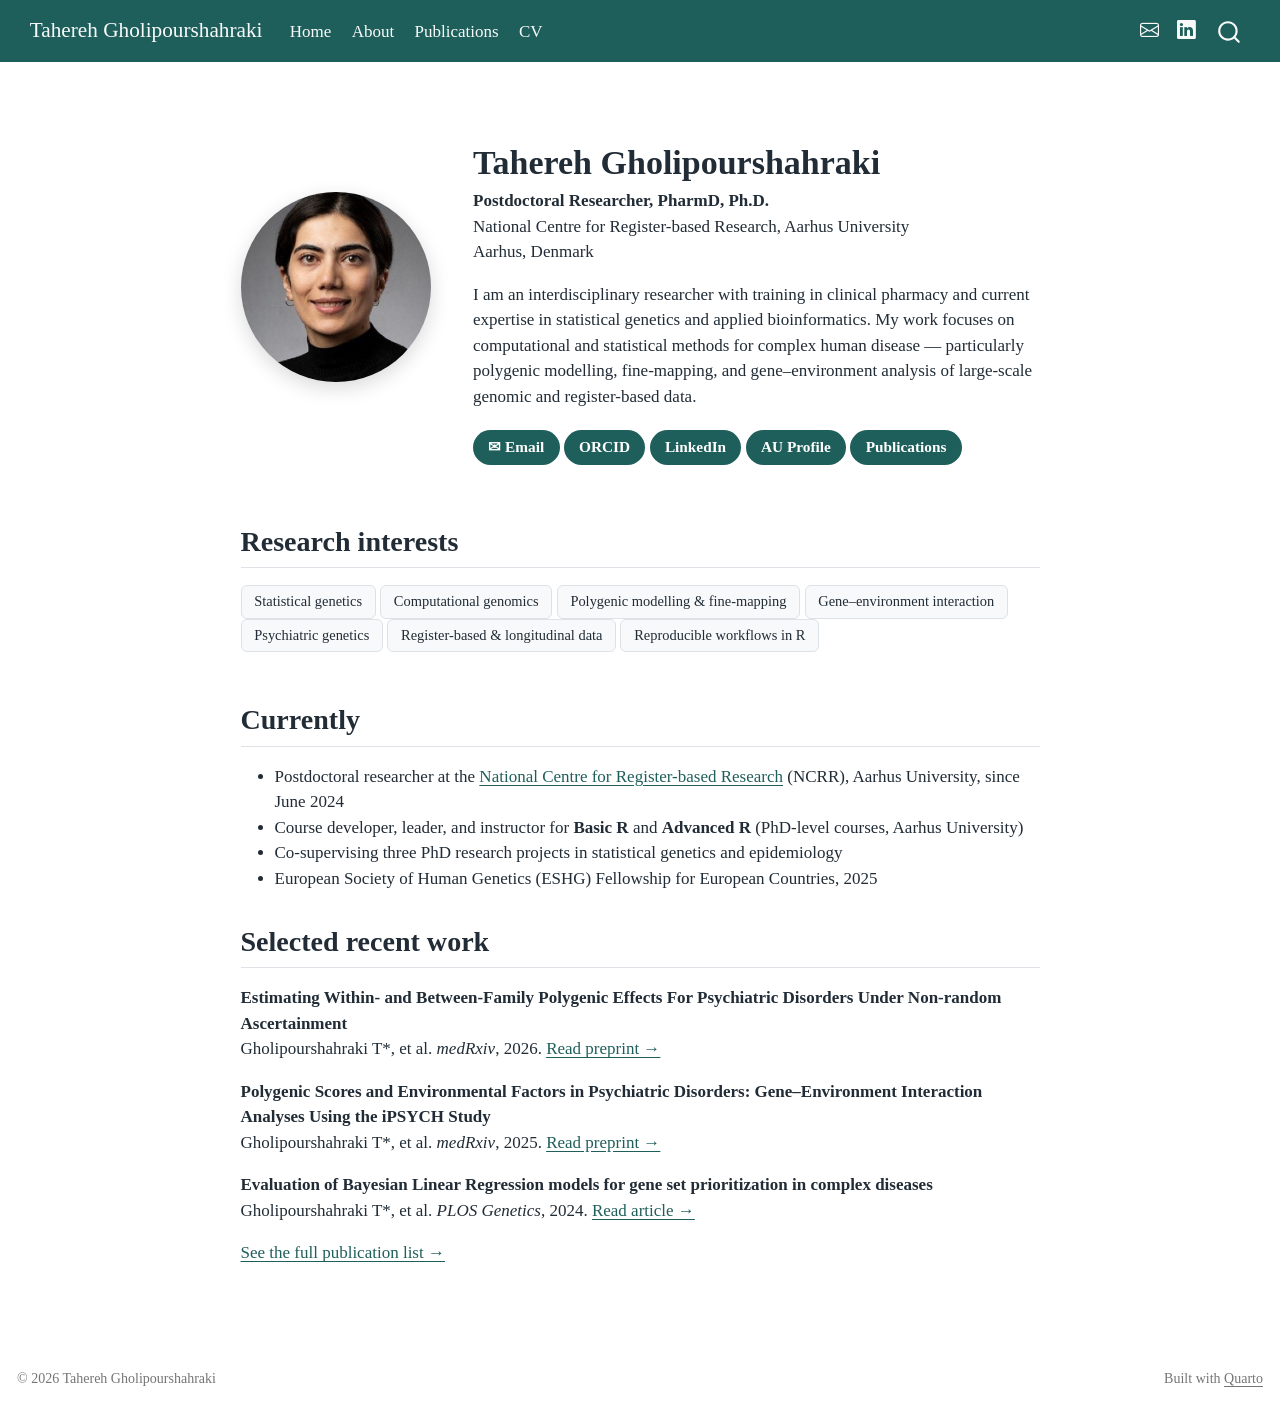
<file: index.html>
<!DOCTYPE html>
<html xmlns="http://www.w3.org/1999/xhtml" lang="en" xml:lang="en"><head>

<meta charset="utf-8">
<meta name="generator" content="quarto-1.9.32">

<meta name="viewport" content="width=device-width, initial-scale=1.0, user-scalable=yes">


<title>Tahereh Gholipourshahraki — Postdoctoral Researcher – Tahereh Gholipourshahraki</title>
<style>
/* Default styles provided by pandoc.
** See https://pandoc.org/MANUAL.html#variables-for-html for config info.
*/
code{white-space: pre-wrap;}
span.smallcaps{font-variant: small-caps;}
div.columns{display: flex; gap: min(4vw, 1.5em);}
div.column{flex: auto; overflow-x: auto;}
div.hanging-indent{margin-left: 1.5em; text-indent: -1.5em;}
ul.task-list{list-style: none;}
ul.task-list li input[type="checkbox"] {
  width: 0.8em;
  margin: 0 0.8em 0.2em -1em; /* quarto-specific, see https://github.com/quarto-dev/quarto-cli/issues/4556 */ 
  vertical-align: middle;
}
</style>


<script src="site_libs/quarto-nav/quarto-nav.js"></script>
<script src="site_libs/quarto-nav/headroom.min.js"></script>
<script src="site_libs/clipboard/clipboard.min.js"></script>
<script src="site_libs/quarto-search/autocomplete.umd.js"></script>
<script src="site_libs/quarto-search/fuse.min.js"></script>
<script src="site_libs/quarto-search/quarto-search.js"></script>
<meta name="quarto:offset" content="./">
<script src="site_libs/quarto-html/quarto.js" type="module"></script>
<script src="site_libs/quarto-html/tabsets/tabsets.js" type="module"></script>
<script src="site_libs/quarto-html/popper.min.js"></script>
<script src="site_libs/quarto-html/tippy.umd.min.js"></script>
<script src="site_libs/quarto-html/anchor.min.js"></script>
<link href="site_libs/quarto-html/tippy.css" rel="stylesheet">
<link href="site_libs/quarto-html/quarto-syntax-highlighting-067f8ab80d092ae3595f7402c2c9b667.css" rel="stylesheet" class="quarto-color-scheme" id="quarto-text-highlighting-styles">
<link href="site_libs/quarto-html/quarto-syntax-highlighting-dark-ca1cb3032aa6b9181247695f27e2facc.css" rel="stylesheet" class="quarto-color-scheme quarto-color-alternate" id="quarto-text-highlighting-styles">
<link href="site_libs/quarto-html/quarto-syntax-highlighting-067f8ab80d092ae3595f7402c2c9b667.css" rel="stylesheet" class="quarto-color-scheme-extra" id="quarto-text-highlighting-styles">
<script src="site_libs/bootstrap/bootstrap.min.js"></script>
<link href="site_libs/bootstrap/bootstrap-icons.css" rel="stylesheet">
<link href="site_libs/bootstrap/bootstrap-13e12f484c16c1adc8fa2981fabf881d.min.css" rel="stylesheet" append-hash="true" class="quarto-color-scheme" id="quarto-bootstrap" data-mode="light">
<link href="site_libs/bootstrap/bootstrap-dark-53bca54f1a49d14bb4e6cb03a3f02308.min.css" rel="stylesheet" append-hash="true" class="quarto-color-scheme quarto-color-alternate" id="quarto-bootstrap" data-mode="light">
<link href="site_libs/bootstrap/bootstrap-13e12f484c16c1adc8fa2981fabf881d.min.css" rel="stylesheet" append-hash="true" class="quarto-color-scheme-extra" id="quarto-bootstrap" data-mode="light">
<script id="quarto-search-options" type="application/json">{
  "location": "navbar",
  "copy-button": false,
  "collapse-after": 3,
  "panel-placement": "end",
  "type": "overlay",
  "limit": 50,
  "keyboard-shortcut": [
    "f",
    "/",
    "s"
  ],
  "show-item-context": false,
  "language": {
    "search-no-results-text": "No results",
    "search-matching-documents-text": "matching documents",
    "search-copy-link-title": "Copy link to search",
    "search-hide-matches-text": "Hide additional matches",
    "search-more-match-text": "more match in this document",
    "search-more-matches-text": "more matches in this document",
    "search-clear-button-title": "Clear",
    "search-text-placeholder": "",
    "search-detached-cancel-button-title": "Cancel",
    "search-submit-button-title": "Submit",
    "search-label": "Search"
  }
}</script>
<style>html{ scroll-behavior: smooth; }</style>


<link rel="stylesheet" href="styles.css">
<meta property="og:title" content="Tahereh Gholipourshahraki — Postdoctoral Researcher">
<meta property="og:description" content="Postdoctoral researcher in statistical genetics and computational genomics at Aarhus University.">
<meta property="og:image" content="https://tahereh-gh.github.io/images/tahereh.jpg">
<meta property="og:site_name" content="Tahereh Gholipourshahraki">
<meta property="og:image:alt" content="Portrait of Tahereh Gholipourshahraki">
<meta name="twitter:title" content="Tahereh Gholipourshahraki — Postdoctoral Researcher">
<meta name="twitter:description" content="Postdoctoral researcher in statistical genetics and computational genomics at Aarhus University.">
<meta name="twitter:image" content="https://tahereh-gh.github.io/images/tahereh.jpg">
<meta name="twitter:image:alt" content="Portrait of Tahereh Gholipourshahraki">
<meta name="twitter:card" content="summary_large_image">
</head>

<body class="nav-fixed fullcontent quarto-light">

<div id="quarto-search-results"></div>
  <header id="quarto-header" class="headroom fixed-top">
    <nav class="navbar navbar-expand-lg " data-bs-theme="dark">
      <div class="navbar-container container-fluid">
      <div class="navbar-brand-container mx-auto">
    <a class="navbar-brand" href="./index.html">
    <span class="navbar-title">Tahereh Gholipourshahraki</span>
    </a>
  </div>
            <div id="quarto-search" class="" title="Search"></div>
          <button class="navbar-toggler" type="button" data-bs-toggle="collapse" data-bs-target="#navbarCollapse" aria-controls="navbarCollapse" role="menu" aria-expanded="false" aria-label="Toggle navigation" onclick="if (window.quartoToggleHeadroom) { window.quartoToggleHeadroom(); }">
  <span class="navbar-toggler-icon"></span>
</button>
          <div class="collapse navbar-collapse" id="navbarCollapse">
            <ul class="navbar-nav navbar-nav-scroll me-auto">
  <li class="nav-item">
    <a class="nav-link active" href="./index.html" aria-current="page"> 
<span class="menu-text">Home</span></a>
  </li>  
  <li class="nav-item">
    <a class="nav-link" href="./about.html"> 
<span class="menu-text">About</span></a>
  </li>  
  <li class="nav-item">
    <a class="nav-link" href="./publications.html"> 
<span class="menu-text">Publications</span></a>
  </li>  
  <li class="nav-item">
    <a class="nav-link" href="./cv.html"> 
<span class="menu-text">CV</span></a>
  </li>  
</ul>
            <ul class="navbar-nav navbar-nav-scroll ms-auto">
  <li class="nav-item compact">
    <a class="nav-link" href="mailto:tgh.ncrr@au.dk"> <i class="bi bi-envelope" role="img" aria-label="Email">
</i> 
<span class="menu-text"></span></a>
  </li>  
  <li class="nav-item compact">
    <a class="nav-link" href="https://www.linkedin.com/in/tahereh-gholipour-261675b9/"> <i class="bi bi-linkedin" role="img" aria-label="LinkedIn">
</i> 
<span class="menu-text"></span></a>
  </li>  
</ul>
          </div> <!-- /navcollapse -->
            <div class="quarto-navbar-tools">
</div>
      </div> <!-- /container-fluid -->
    </nav>
</header>
<!-- content -->
<div id="quarto-content" class="quarto-container page-columns page-rows-contents page-layout-article page-navbar">
<!-- sidebar -->
<!-- margin-sidebar -->
    
<!-- main -->
<main class="content" id="quarto-document-content"><header id="title-block-header" class="quarto-title-block"></header>




<div class="hero">
<div class="hero-photo">
<p><img src="images/tahereh.jpg" class="img-fluid" alt="Portrait of Tahereh Gholipourshahraki"></p>
</div>
<section id="tahereh-gholipourshahraki" class="level1 hero-text">
<h1>Tahereh Gholipourshahraki</h1>
<p><strong>Postdoctoral Researcher, PharmD, Ph.D.</strong><br>
National Centre for Register-based Research, Aarhus University<br>
Aarhus, Denmark</p>
<p>I am an interdisciplinary researcher with training in clinical pharmacy and current expertise in statistical genetics and applied bioinformatics. My work focuses on computational and statistical methods for complex human disease — particularly polygenic modelling, fine-mapping, and gene–environment analysis of large-scale genomic and register-based data.</p>
<div class="links-row">
<p><a class="link-pill" href="mailto:tgh.ncrr@au.dk">✉ Email</a> <a class="link-pill" href="https://orcid.org/0000-0003-0228-4177">ORCID</a> <a class="link-pill" href="https://www.linkedin.com/in/tahereh-gholipour-261675b9/">LinkedIn</a> <a class="link-pill" href="https://pure.au.dk/portal/en/persons/tgh.ncrr@au.dk">AU Profile</a> <a class="link-pill" href="./publications.html">Publications</a></p>
</div>
</section>
</div>
<section id="research-interests" class="level2">
<h2 class="anchored" data-anchor-id="research-interests">Research interests</h2>
<div class="tag-row">
<p><span class="tag">Statistical genetics</span> <span class="tag">Computational genomics</span> <span class="tag">Polygenic modelling &amp; fine-mapping</span> <span class="tag">Gene–environment interaction</span> <span class="tag">Psychiatric genetics</span> <span class="tag">Register-based &amp; longitudinal data</span> <span class="tag">Reproducible workflows in R</span></p>
</div>
</section>
<section id="currently" class="level2">
<h2 class="anchored" data-anchor-id="currently">Currently</h2>
<ul>
<li>Postdoctoral researcher at the <a href="https://ncrr.au.dk/">National Centre for Register-based Research</a> (NCRR), Aarhus University, since June 2024</li>
<li>Course developer, leader, and instructor for <strong>Basic R</strong> and <strong>Advanced R</strong> (PhD-level courses, Aarhus University)</li>
<li>Co-supervising three PhD research projects in statistical genetics and epidemiology</li>
<li>European Society of Human Genetics (ESHG) Fellowship for European Countries, 2025</li>
</ul>
</section>
<section id="selected-recent-work" class="level2">
<h2 class="anchored" data-anchor-id="selected-recent-work">Selected recent work</h2>
<p><strong>Estimating Within- and Between-Family Polygenic Effects For Psychiatric Disorders Under Non-random Ascertainment</strong><br>
Gholipourshahraki T*, et al.&nbsp;<em>medRxiv</em>, 2026. <a href="https://www.medrxiv.org/content/10.64898/2026.07.28.26359090v1.full">Read preprint →</a></p>
<p><strong>Polygenic Scores and Environmental Factors in Psychiatric Disorders: Gene–Environment Interaction Analyses Using the iPSYCH Study</strong><br>
Gholipourshahraki T*, et al.&nbsp;<em>medRxiv</em>, 2025. <a href="https://www.medrxiv.org/content/10.1101/2025.10.07.25337407v1">Read preprint →</a></p>
<p><strong>Evaluation of Bayesian Linear Regression models for gene set prioritization in complex diseases</strong><br>
Gholipourshahraki T*, et al.&nbsp;<em>PLOS Genetics</em>, 2024. <a href="https://doi.org/10.1371/journal.pgen.1011463">Read article →</a></p>
<p><a href="./publications.html">See the full publication list →</a></p>


</section>

</main> <!-- /main -->
<script id="quarto-html-after-body" type="application/javascript">
  window.document.addEventListener("DOMContentLoaded", function (event) {
    const icon = "";
    const anchorJS = new window.AnchorJS();
    anchorJS.options = {
      placement: 'right',
      icon: icon
    };
    anchorJS.add('.anchored');
    const isCodeAnnotation = (el) => {
      for (const clz of el.classList) {
        if (clz.startsWith('code-annotation-')) {                     
          return true;
        }
      }
      return false;
    }
    const onCopySuccess = function(e) {
      // button target
      const button = e.trigger;
      // don't keep focus
      button.blur();
      // flash "checked"
      button.classList.add('code-copy-button-checked');
      var currentTitle = button.getAttribute("title");
      button.setAttribute("title", "Copied!");
      let tooltip;
      if (window.bootstrap) {
        button.setAttribute("data-bs-toggle", "tooltip");
        button.setAttribute("data-bs-placement", "left");
        button.setAttribute("data-bs-title", "Copied!");
        tooltip = new bootstrap.Tooltip(button, 
          { trigger: "manual", 
            customClass: "code-copy-button-tooltip",
            offset: [0, -8]});
        tooltip.show();    
      }
      setTimeout(function() {
        if (tooltip) {
          tooltip.hide();
          button.removeAttribute("data-bs-title");
          button.removeAttribute("data-bs-toggle");
          button.removeAttribute("data-bs-placement");
        }
        button.setAttribute("title", currentTitle);
        button.classList.remove('code-copy-button-checked');
      }, 1000);
      // clear code selection
      e.clearSelection();
    }
    const getTextToCopy = function(trigger) {
      const outerScaffold = trigger.parentElement.cloneNode(true);
      const codeEl = outerScaffold.querySelector('code');
      for (const childEl of codeEl.children) {
        if (isCodeAnnotation(childEl)) {
          childEl.remove();
        }
      }
      return codeEl.innerText;
    }
    const clipboard = new window.ClipboardJS('.code-copy-button:not([data-in-quarto-modal])', {
      text: getTextToCopy
    });
    clipboard.on('success', onCopySuccess);
    if (window.document.getElementById('quarto-embedded-source-code-modal')) {
      const clipboardModal = new window.ClipboardJS('.code-copy-button[data-in-quarto-modal]', {
        text: getTextToCopy,
        container: window.document.getElementById('quarto-embedded-source-code-modal')
      });
      clipboardModal.on('success', onCopySuccess);
    }
      var localhostRegex = new RegExp(/^(?:http|https):\/\/localhost\:?[0-9]*\//);
      var mailtoRegex = new RegExp(/^mailto:/);
        var filterRegex = new RegExp("https:\/\/tahereh-gh\.github\.io");
      var isInternal = (href) => {
          return filterRegex.test(href) || localhostRegex.test(href) || mailtoRegex.test(href);
      }
      // Inspect non-navigation links and adorn them if external
     var links = window.document.querySelectorAll('a[href]:not(.nav-link):not(.navbar-brand):not(.toc-action):not(.sidebar-link):not(.sidebar-item-toggle):not(.pagination-link):not(.no-external):not([aria-hidden]):not(.dropdown-item):not(.quarto-navigation-tool):not(.about-link)');
      for (var i=0; i<links.length; i++) {
        const link = links[i];
        if (!isInternal(link.href)) {
          // undo the damage that might have been done by quarto-nav.js in the case of
          // links that we want to consider external
          if (link.dataset.originalHref !== undefined) {
            link.href = link.dataset.originalHref;
          }
        }
      }
    function tippyHover(el, contentFn, onTriggerFn, onUntriggerFn) {
      const config = {
        allowHTML: true,
        maxWidth: 500,
        delay: 100,
        arrow: false,
        appendTo: function(el) {
            return el.parentElement;
        },
        interactive: true,
        interactiveBorder: 10,
        theme: 'quarto',
        placement: 'bottom-start',
      };
      if (contentFn) {
        config.content = contentFn;
      }
      if (onTriggerFn) {
        config.onTrigger = onTriggerFn;
      }
      if (onUntriggerFn) {
        config.onUntrigger = onUntriggerFn;
      }
      window.tippy(el, config); 
    }
    const noterefs = window.document.querySelectorAll('a[role="doc-noteref"]');
    for (var i=0; i<noterefs.length; i++) {
      const ref = noterefs[i];
      tippyHover(ref, function() {
        // use id or data attribute instead here
        let href = ref.getAttribute('data-footnote-href') || ref.getAttribute('href');
        try { href = new URL(href).hash; } catch {}
        const id = href.replace(/^#\/?/, "");
        const note = window.document.getElementById(id);
        if (note) {
          return note.innerHTML;
        } else {
          return "";
        }
      });
    }
    const xrefs = window.document.querySelectorAll('a.quarto-xref');
    const processXRef = (id, note) => {
      // Strip column container classes
      const stripColumnClz = (el) => {
        el.classList.remove("page-full", "page-columns");
        if (el.children) {
          for (const child of el.children) {
            stripColumnClz(child);
          }
        }
      }
      stripColumnClz(note)
      if (id === null || id.startsWith('sec-')) {
        // Special case sections, only their first couple elements
        const container = document.createElement("div");
        if (note.children && note.children.length > 2) {
          container.appendChild(note.children[0].cloneNode(true));
          for (let i = 1; i < note.children.length; i++) {
            const child = note.children[i];
            if (child.tagName === "P" && child.innerText === "") {
              continue;
            } else {
              container.appendChild(child.cloneNode(true));
              break;
            }
          }
          if (window.Quarto?.typesetMath) {
            window.Quarto.typesetMath(container);
          }
          return container.innerHTML
        } else {
          if (window.Quarto?.typesetMath) {
            window.Quarto.typesetMath(note);
          }
          return note.innerHTML;
        }
      } else {
        // Remove any anchor links if they are present
        const anchorLink = note.querySelector('a.anchorjs-link');
        if (anchorLink) {
          anchorLink.remove();
        }
        if (window.Quarto?.typesetMath) {
          window.Quarto.typesetMath(note);
        }
        if (note.classList.contains("callout")) {
          return note.outerHTML;
        } else {
          return note.innerHTML;
        }
      }
    }
    for (var i=0; i<xrefs.length; i++) {
      const xref = xrefs[i];
      tippyHover(xref, undefined, function(instance) {
        instance.disable();
        let url = xref.getAttribute('href');
        let hash = undefined; 
        if (url.startsWith('#')) {
          hash = url;
        } else {
          try { hash = new URL(url).hash; } catch {}
        }
        if (hash) {
          const id = hash.replace(/^#\/?/, "");
          const note = window.document.getElementById(id);
          if (note !== null) {
            try {
              const html = processXRef(id, note.cloneNode(true));
              instance.setContent(html);
            } finally {
              instance.enable();
              instance.show();
            }
          } else {
            // See if we can fetch this
            fetch(url.split('#')[0])
            .then(res => res.text())
            .then(html => {
              const parser = new DOMParser();
              const htmlDoc = parser.parseFromString(html, "text/html");
              const note = htmlDoc.getElementById(id);
              if (note !== null) {
                const html = processXRef(id, note);
                instance.setContent(html);
              } 
            }).finally(() => {
              instance.enable();
              instance.show();
            });
          }
        } else {
          // See if we can fetch a full url (with no hash to target)
          // This is a special case and we should probably do some content thinning / targeting
          fetch(url)
          .then(res => res.text())
          .then(html => {
            const parser = new DOMParser();
            const htmlDoc = parser.parseFromString(html, "text/html");
            const note = htmlDoc.querySelector('main.content');
            if (note !== null) {
              // This should only happen for chapter cross references
              // (since there is no id in the URL)
              // remove the first header
              if (note.children.length > 0 && note.children[0].tagName === "HEADER") {
                note.children[0].remove();
              }
              const html = processXRef(null, note);
              instance.setContent(html);
            } 
          }).finally(() => {
            instance.enable();
            instance.show();
          });
        }
      }, function(instance) {
      });
    }
        let selectedAnnoteEl;
        const selectorForAnnotation = ( cell, annotation) => {
          let cellAttr = 'data-code-cell="' + cell + '"';
          let lineAttr = 'data-code-annotation="' +  annotation + '"';
          const selector = 'span[' + cellAttr + '][' + lineAttr + ']';
          return selector;
        }
        const selectCodeLines = (annoteEl) => {
          const doc = window.document;
          const targetCell = annoteEl.getAttribute("data-target-cell");
          const targetAnnotation = annoteEl.getAttribute("data-target-annotation");
          const annoteSpan = window.document.querySelector(selectorForAnnotation(targetCell, targetAnnotation));
          const lines = annoteSpan.getAttribute("data-code-lines").split(",");
          const lineIds = lines.map((line) => {
            return targetCell + "-" + line;
          })
          let top = null;
          let height = null;
          let parent = null;
          if (lineIds.length > 0) {
              //compute the position of the single el (top and bottom and make a div)
              const el = window.document.getElementById(lineIds[0]);
              top = el.offsetTop;
              height = el.offsetHeight;
              parent = el.parentElement.parentElement;
            if (lineIds.length > 1) {
              const lastEl = window.document.getElementById(lineIds[lineIds.length - 1]);
              const bottom = lastEl.offsetTop + lastEl.offsetHeight;
              height = bottom - top;
            }
            if (top !== null && height !== null && parent !== null) {
              // cook up a div (if necessary) and position it 
              let div = window.document.getElementById("code-annotation-line-highlight");
              if (div === null) {
                div = window.document.createElement("div");
                div.setAttribute("id", "code-annotation-line-highlight");
                div.style.position = 'absolute';
                parent.appendChild(div);
              }
              div.style.top = top - 2 + "px";
              div.style.height = height + 4 + "px";
              div.style.left = 0;
              let gutterDiv = window.document.getElementById("code-annotation-line-highlight-gutter");
              if (gutterDiv === null) {
                gutterDiv = window.document.createElement("div");
                gutterDiv.setAttribute("id", "code-annotation-line-highlight-gutter");
                gutterDiv.style.position = 'absolute';
                const codeCell = window.document.getElementById(targetCell);
                const gutter = codeCell.querySelector('.code-annotation-gutter');
                gutter.appendChild(gutterDiv);
              }
              gutterDiv.style.top = top - 2 + "px";
              gutterDiv.style.height = height + 4 + "px";
            }
            selectedAnnoteEl = annoteEl;
          }
        };
        const unselectCodeLines = () => {
          const elementsIds = ["code-annotation-line-highlight", "code-annotation-line-highlight-gutter"];
          elementsIds.forEach((elId) => {
            const div = window.document.getElementById(elId);
            if (div) {
              div.remove();
            }
          });
          selectedAnnoteEl = undefined;
        };
          // Handle positioning of the toggle
      window.addEventListener(
        "resize",
        throttle(() => {
          elRect = undefined;
          if (selectedAnnoteEl) {
            selectCodeLines(selectedAnnoteEl);
          }
        }, 10)
      );
      function throttle(fn, ms) {
      let throttle = false;
      let timer;
        return (...args) => {
          if(!throttle) { // first call gets through
              fn.apply(this, args);
              throttle = true;
          } else { // all the others get throttled
              if(timer) clearTimeout(timer); // cancel #2
              timer = setTimeout(() => {
                fn.apply(this, args);
                timer = throttle = false;
              }, ms);
          }
        };
      }
        // Attach click handler to the DT
        const annoteDls = window.document.querySelectorAll('dt[data-target-cell]');
        for (const annoteDlNode of annoteDls) {
          annoteDlNode.addEventListener('click', (event) => {
            const clickedEl = event.target;
            if (clickedEl !== selectedAnnoteEl) {
              unselectCodeLines();
              const activeEl = window.document.querySelector('dt[data-target-cell].code-annotation-active');
              if (activeEl) {
                activeEl.classList.remove('code-annotation-active');
              }
              selectCodeLines(clickedEl);
              clickedEl.classList.add('code-annotation-active');
            } else {
              // Unselect the line
              unselectCodeLines();
              clickedEl.classList.remove('code-annotation-active');
            }
          });
        }
    const findCites = (el) => {
      const parentEl = el.parentElement;
      if (parentEl) {
        const cites = parentEl.dataset.cites;
        if (cites) {
          return {
            el,
            cites: cites.split(' ')
          };
        } else {
          return findCites(el.parentElement)
        }
      } else {
        return undefined;
      }
    };
    var bibliorefs = window.document.querySelectorAll('a[role="doc-biblioref"]');
    for (var i=0; i<bibliorefs.length; i++) {
      const ref = bibliorefs[i];
      const citeInfo = findCites(ref);
      if (citeInfo) {
        tippyHover(citeInfo.el, function() {
          var popup = window.document.createElement('div');
          citeInfo.cites.forEach(function(cite) {
            var citeDiv = window.document.createElement('div');
            citeDiv.classList.add('hanging-indent');
            citeDiv.classList.add('csl-entry');
            var biblioDiv = window.document.getElementById('ref-' + cite);
            if (biblioDiv) {
              citeDiv.innerHTML = biblioDiv.innerHTML;
            }
            popup.appendChild(citeDiv);
          });
          return popup.innerHTML;
        });
      }
    }
  });
  </script>
</div> <!-- /content -->
<footer class="footer">
  <div class="nav-footer">
    <div class="nav-footer-left">
<p>© 2026 Tahereh Gholipourshahraki</p>
</div>   
    <div class="nav-footer-center">
      &nbsp;
    </div>
    <div class="nav-footer-right">
<p>Built with <a href="https://quarto.org">Quarto</a></p>
</div>
  </div>
</footer>




<script src="site_libs/quarto-html/zenscroll-min.js"></script>
</body></html>
</file>
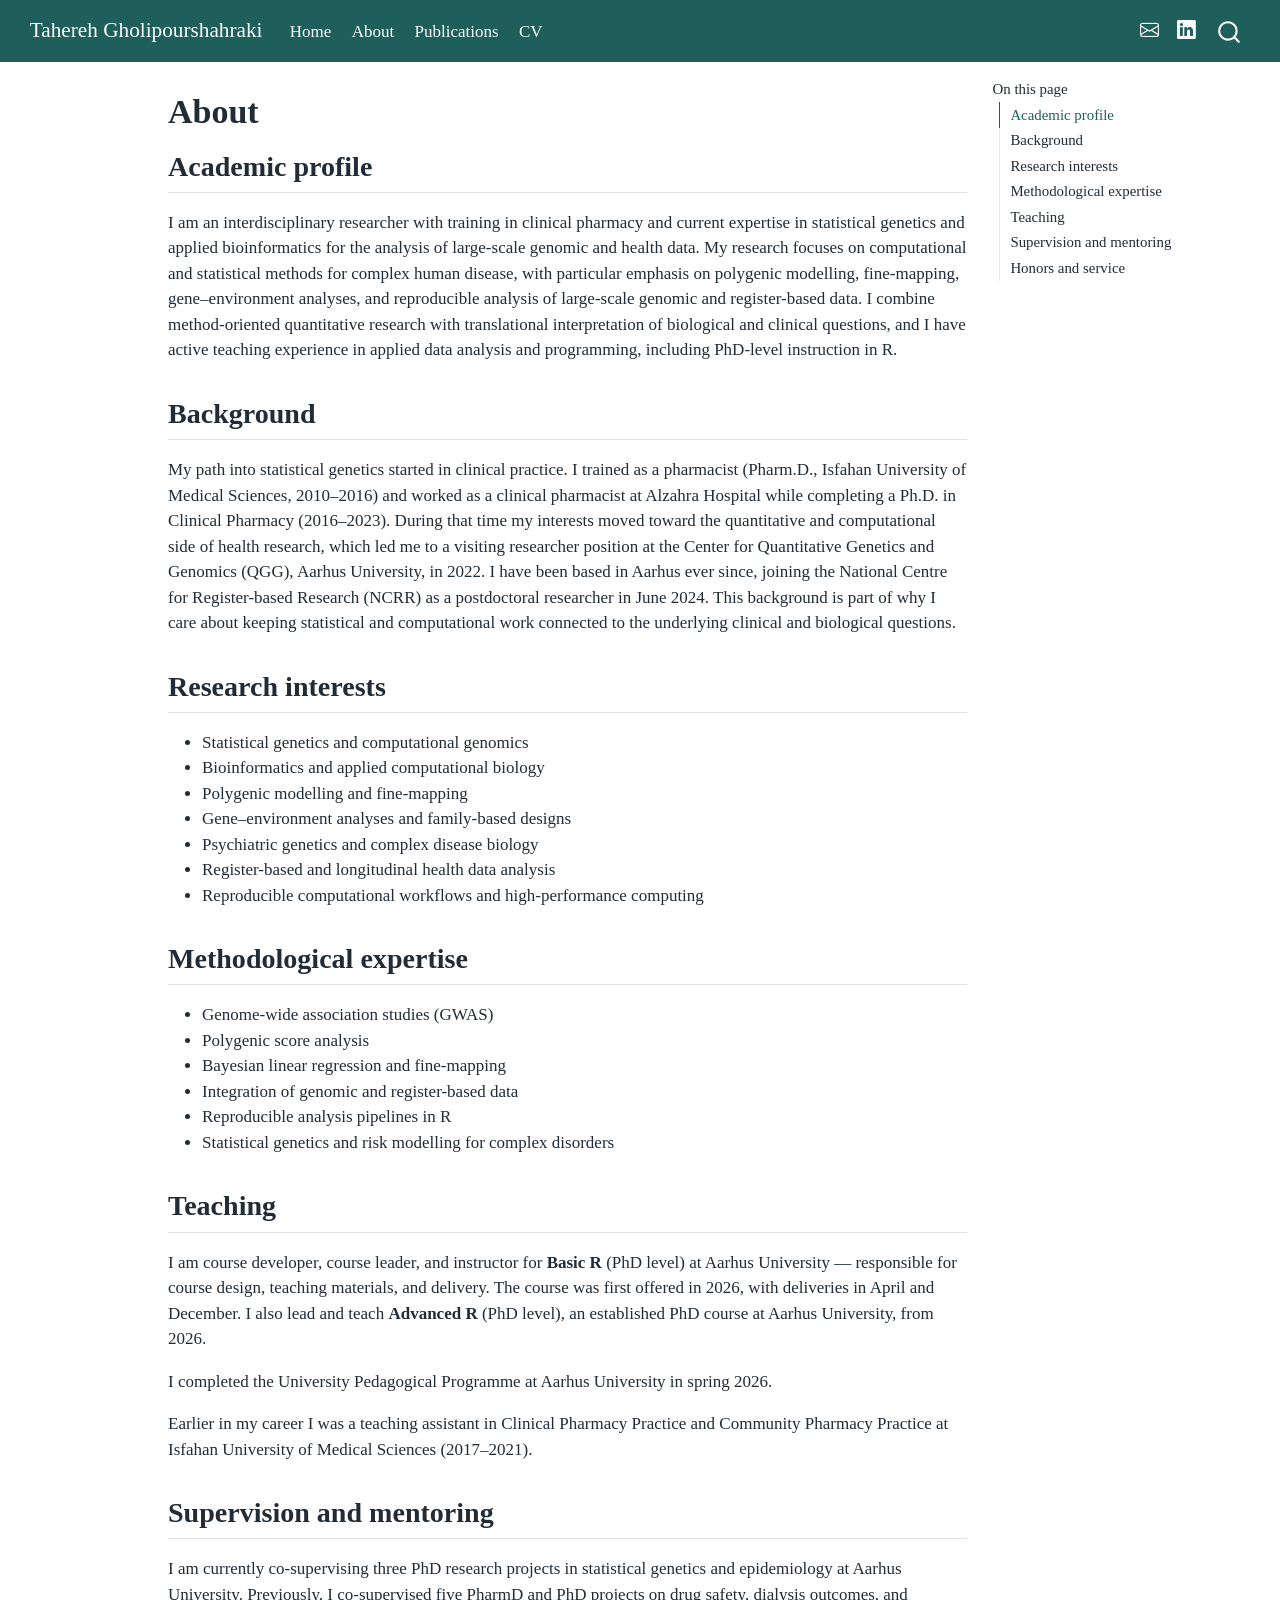
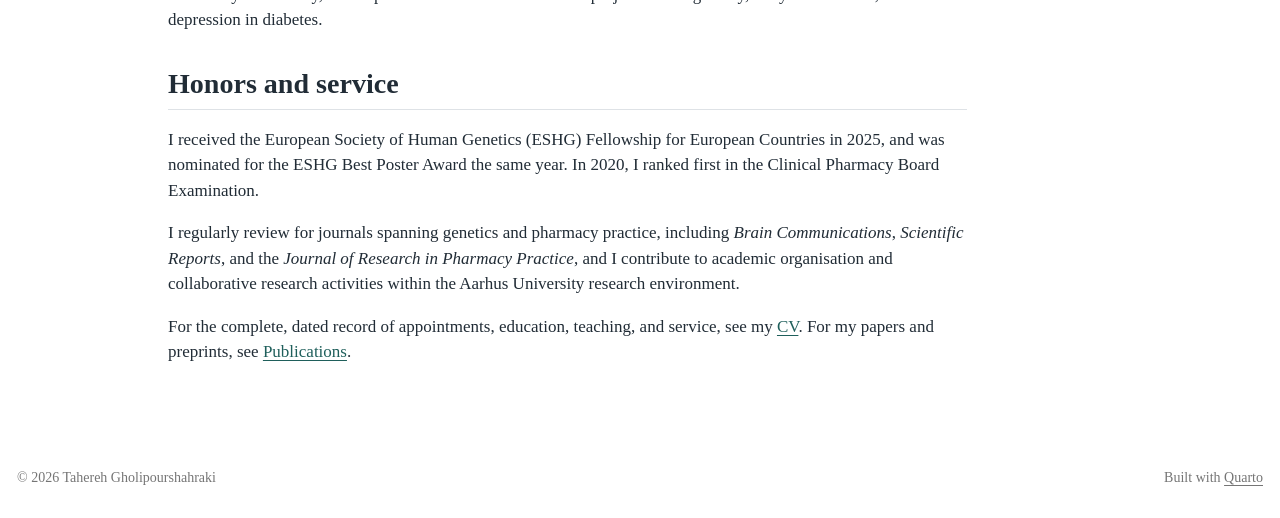
<file: about.html>
<!DOCTYPE html>
<html xmlns="http://www.w3.org/1999/xhtml" lang="en" xml:lang="en"><head>

<meta charset="utf-8">
<meta name="generator" content="quarto-1.9.32">

<meta name="viewport" content="width=device-width, initial-scale=1.0, user-scalable=yes">


<title>About – Tahereh Gholipourshahraki</title>
<style>
/* Default styles provided by pandoc.
** See https://pandoc.org/MANUAL.html#variables-for-html for config info.
*/
code{white-space: pre-wrap;}
span.smallcaps{font-variant: small-caps;}
div.columns{display: flex; gap: min(4vw, 1.5em);}
div.column{flex: auto; overflow-x: auto;}
div.hanging-indent{margin-left: 1.5em; text-indent: -1.5em;}
ul.task-list{list-style: none;}
ul.task-list li input[type="checkbox"] {
  width: 0.8em;
  margin: 0 0.8em 0.2em -1em; /* quarto-specific, see https://github.com/quarto-dev/quarto-cli/issues/4556 */ 
  vertical-align: middle;
}
</style>


<script src="site_libs/quarto-nav/quarto-nav.js"></script>
<script src="site_libs/quarto-nav/headroom.min.js"></script>
<script src="site_libs/clipboard/clipboard.min.js"></script>
<script src="site_libs/quarto-search/autocomplete.umd.js"></script>
<script src="site_libs/quarto-search/fuse.min.js"></script>
<script src="site_libs/quarto-search/quarto-search.js"></script>
<meta name="quarto:offset" content="./">
<script src="site_libs/quarto-html/quarto.js" type="module"></script>
<script src="site_libs/quarto-html/tabsets/tabsets.js" type="module"></script>
<script src="site_libs/quarto-html/popper.min.js"></script>
<script src="site_libs/quarto-html/tippy.umd.min.js"></script>
<script src="site_libs/quarto-html/anchor.min.js"></script>
<link href="site_libs/quarto-html/tippy.css" rel="stylesheet">
<link href="site_libs/quarto-html/quarto-syntax-highlighting-067f8ab80d092ae3595f7402c2c9b667.css" rel="stylesheet" class="quarto-color-scheme" id="quarto-text-highlighting-styles">
<link href="site_libs/quarto-html/quarto-syntax-highlighting-dark-ca1cb3032aa6b9181247695f27e2facc.css" rel="stylesheet" class="quarto-color-scheme quarto-color-alternate" id="quarto-text-highlighting-styles">
<link href="site_libs/quarto-html/quarto-syntax-highlighting-067f8ab80d092ae3595f7402c2c9b667.css" rel="stylesheet" class="quarto-color-scheme-extra" id="quarto-text-highlighting-styles">
<script src="site_libs/bootstrap/bootstrap.min.js"></script>
<link href="site_libs/bootstrap/bootstrap-icons.css" rel="stylesheet">
<link href="site_libs/bootstrap/bootstrap-13e12f484c16c1adc8fa2981fabf881d.min.css" rel="stylesheet" append-hash="true" class="quarto-color-scheme" id="quarto-bootstrap" data-mode="light">
<link href="site_libs/bootstrap/bootstrap-dark-53bca54f1a49d14bb4e6cb03a3f02308.min.css" rel="stylesheet" append-hash="true" class="quarto-color-scheme quarto-color-alternate" id="quarto-bootstrap" data-mode="light">
<link href="site_libs/bootstrap/bootstrap-13e12f484c16c1adc8fa2981fabf881d.min.css" rel="stylesheet" append-hash="true" class="quarto-color-scheme-extra" id="quarto-bootstrap" data-mode="light">
<script id="quarto-search-options" type="application/json">{
  "location": "navbar",
  "copy-button": false,
  "collapse-after": 3,
  "panel-placement": "end",
  "type": "overlay",
  "limit": 50,
  "keyboard-shortcut": [
    "f",
    "/",
    "s"
  ],
  "show-item-context": false,
  "language": {
    "search-no-results-text": "No results",
    "search-matching-documents-text": "matching documents",
    "search-copy-link-title": "Copy link to search",
    "search-hide-matches-text": "Hide additional matches",
    "search-more-match-text": "more match in this document",
    "search-more-matches-text": "more matches in this document",
    "search-clear-button-title": "Clear",
    "search-text-placeholder": "",
    "search-detached-cancel-button-title": "Cancel",
    "search-submit-button-title": "Submit",
    "search-label": "Search"
  }
}</script>
<style>html{ scroll-behavior: smooth; }</style>


<link rel="stylesheet" href="styles.css">
<meta property="og:title" content="About – Tahereh Gholipourshahraki">
<meta property="og:description" content="Postdoctoral researcher in statistical genetics and computational genomics at Aarhus University.">
<meta property="og:site_name" content="Tahereh Gholipourshahraki">
<meta name="twitter:title" content="About – Tahereh Gholipourshahraki">
<meta name="twitter:description" content="Postdoctoral researcher in statistical genetics and computational genomics at Aarhus University.">
<meta name="twitter:card" content="summary">
</head>

<body class="nav-fixed quarto-light">

<div id="quarto-search-results"></div>
  <header id="quarto-header" class="headroom fixed-top">
    <nav class="navbar navbar-expand-lg " data-bs-theme="dark">
      <div class="navbar-container container-fluid">
      <div class="navbar-brand-container mx-auto">
    <a class="navbar-brand" href="./index.html">
    <span class="navbar-title">Tahereh Gholipourshahraki</span>
    </a>
  </div>
            <div id="quarto-search" class="" title="Search"></div>
          <button class="navbar-toggler" type="button" data-bs-toggle="collapse" data-bs-target="#navbarCollapse" aria-controls="navbarCollapse" role="menu" aria-expanded="false" aria-label="Toggle navigation" onclick="if (window.quartoToggleHeadroom) { window.quartoToggleHeadroom(); }">
  <span class="navbar-toggler-icon"></span>
</button>
          <div class="collapse navbar-collapse" id="navbarCollapse">
            <ul class="navbar-nav navbar-nav-scroll me-auto">
  <li class="nav-item">
    <a class="nav-link" href="./index.html"> 
<span class="menu-text">Home</span></a>
  </li>  
  <li class="nav-item">
    <a class="nav-link active" href="./about.html" aria-current="page"> 
<span class="menu-text">About</span></a>
  </li>  
  <li class="nav-item">
    <a class="nav-link" href="./publications.html"> 
<span class="menu-text">Publications</span></a>
  </li>  
  <li class="nav-item">
    <a class="nav-link" href="./cv.html"> 
<span class="menu-text">CV</span></a>
  </li>  
</ul>
            <ul class="navbar-nav navbar-nav-scroll ms-auto">
  <li class="nav-item compact">
    <a class="nav-link" href="mailto:tgh.ncrr@au.dk"> <i class="bi bi-envelope" role="img" aria-label="Email">
</i> 
<span class="menu-text"></span></a>
  </li>  
  <li class="nav-item compact">
    <a class="nav-link" href="https://www.linkedin.com/in/tahereh-gholipour-261675b9/"> <i class="bi bi-linkedin" role="img" aria-label="LinkedIn">
</i> 
<span class="menu-text"></span></a>
  </li>  
</ul>
          </div> <!-- /navcollapse -->
            <div class="quarto-navbar-tools">
</div>
      </div> <!-- /container-fluid -->
    </nav>
</header>
<!-- content -->
<div id="quarto-content" class="quarto-container page-columns page-rows-contents page-layout-article page-navbar">
<!-- sidebar -->
<!-- margin-sidebar -->
    <div id="quarto-margin-sidebar" class="sidebar margin-sidebar">
        <nav id="TOC" role="doc-toc" class="toc-active">
    <h2 id="toc-title">On this page</h2>
   
  <ul>
  <li><a href="#academic-profile" id="toc-academic-profile" class="nav-link active" data-scroll-target="#academic-profile">Academic profile</a></li>
  <li><a href="#background" id="toc-background" class="nav-link" data-scroll-target="#background">Background</a></li>
  <li><a href="#research-interests" id="toc-research-interests" class="nav-link" data-scroll-target="#research-interests">Research interests</a></li>
  <li><a href="#methodological-expertise" id="toc-methodological-expertise" class="nav-link" data-scroll-target="#methodological-expertise">Methodological expertise</a></li>
  <li><a href="#teaching" id="toc-teaching" class="nav-link" data-scroll-target="#teaching">Teaching</a></li>
  <li><a href="#supervision-and-mentoring" id="toc-supervision-and-mentoring" class="nav-link" data-scroll-target="#supervision-and-mentoring">Supervision and mentoring</a></li>
  <li><a href="#honors-and-service" id="toc-honors-and-service" class="nav-link" data-scroll-target="#honors-and-service">Honors and service</a></li>
  </ul>
</nav>
    </div>
<!-- main -->
<main class="content" id="quarto-document-content">

<header id="title-block-header" class="quarto-title-block default">
<div class="quarto-title">
<h1 class="title">About</h1>
</div>



<div class="quarto-title-meta">

    
  
    
  </div>
  


</header>


<section id="academic-profile" class="level2">
<h2 class="anchored" data-anchor-id="academic-profile">Academic profile</h2>
<p>I am an interdisciplinary researcher with training in clinical pharmacy and current expertise in statistical genetics and applied bioinformatics for the analysis of large-scale genomic and health data. My research focuses on computational and statistical methods for complex human disease, with particular emphasis on polygenic modelling, fine-mapping, gene–environment analyses, and reproducible analysis of large-scale genomic and register-based data. I combine method-oriented quantitative research with translational interpretation of biological and clinical questions, and I have active teaching experience in applied data analysis and programming, including PhD-level instruction in R.</p>
</section>
<section id="background" class="level2">
<h2 class="anchored" data-anchor-id="background">Background</h2>
<p>My path into statistical genetics started in clinical practice. I trained as a pharmacist (Pharm.D., Isfahan University of Medical Sciences, 2010–2016) and worked as a clinical pharmacist at Alzahra Hospital while completing a Ph.D.&nbsp;in Clinical Pharmacy (2016–2023). During that time my interests moved toward the quantitative and computational side of health research, which led me to a visiting researcher position at the Center for Quantitative Genetics and Genomics (QGG), Aarhus University, in 2022. I have been based in Aarhus ever since, joining the National Centre for Register-based Research (NCRR) as a postdoctoral researcher in June 2024. This background is part of why I care about keeping statistical and computational work connected to the underlying clinical and biological questions.</p>
</section>
<section id="research-interests" class="level2">
<h2 class="anchored" data-anchor-id="research-interests">Research interests</h2>
<ul>
<li>Statistical genetics and computational genomics</li>
<li>Bioinformatics and applied computational biology</li>
<li>Polygenic modelling and fine-mapping</li>
<li>Gene–environment analyses and family-based designs</li>
<li>Psychiatric genetics and complex disease biology</li>
<li>Register-based and longitudinal health data analysis</li>
<li>Reproducible computational workflows and high-performance computing</li>
</ul>
</section>
<section id="methodological-expertise" class="level2">
<h2 class="anchored" data-anchor-id="methodological-expertise">Methodological expertise</h2>
<ul>
<li>Genome-wide association studies (GWAS)</li>
<li>Polygenic score analysis</li>
<li>Bayesian linear regression and fine-mapping</li>
<li>Integration of genomic and register-based data</li>
<li>Reproducible analysis pipelines in R</li>
<li>Statistical genetics and risk modelling for complex disorders</li>
</ul>
</section>
<section id="teaching" class="level2">
<h2 class="anchored" data-anchor-id="teaching">Teaching</h2>
<p>I am course developer, course leader, and instructor for <strong>Basic R</strong> (PhD level) at Aarhus University — responsible for course design, teaching materials, and delivery. The course was first offered in 2026, with deliveries in April and December. I also lead and teach <strong>Advanced R</strong> (PhD level), an established PhD course at Aarhus University, from 2026.</p>
<p>I completed the University Pedagogical Programme at Aarhus University in spring 2026.</p>
<p>Earlier in my career I was a teaching assistant in Clinical Pharmacy Practice and Community Pharmacy Practice at Isfahan University of Medical Sciences (2017–2021).</p>
</section>
<section id="supervision-and-mentoring" class="level2">
<h2 class="anchored" data-anchor-id="supervision-and-mentoring">Supervision and mentoring</h2>
<p>I am currently co-supervising three PhD research projects in statistical genetics and epidemiology at Aarhus University. Previously, I co-supervised five PharmD and PhD projects on drug safety, dialysis outcomes, and depression in diabetes.</p>
</section>
<section id="honors-and-service" class="level2">
<h2 class="anchored" data-anchor-id="honors-and-service">Honors and service</h2>
<p>I received the European Society of Human Genetics (ESHG) Fellowship for European Countries in 2025, and was nominated for the ESHG Best Poster Award the same year. In 2020, I ranked first in the Clinical Pharmacy Board Examination.</p>
<p>I regularly review for journals spanning genetics and pharmacy practice, including <em>Brain Communications</em>, <em>Scientific Reports</em>, and the <em>Journal of Research in Pharmacy Practice</em>, and I contribute to academic organisation and collaborative research activities within the Aarhus University research environment.</p>
<p>For the complete, dated record of appointments, education, teaching, and service, see my <a href="./cv.html">CV</a>. For my papers and preprints, see <a href="./publications.html">Publications</a>.</p>


</section>

</main> <!-- /main -->
<script id="quarto-html-after-body" type="application/javascript">
  window.document.addEventListener("DOMContentLoaded", function (event) {
    const icon = "";
    const anchorJS = new window.AnchorJS();
    anchorJS.options = {
      placement: 'right',
      icon: icon
    };
    anchorJS.add('.anchored');
    const isCodeAnnotation = (el) => {
      for (const clz of el.classList) {
        if (clz.startsWith('code-annotation-')) {                     
          return true;
        }
      }
      return false;
    }
    const onCopySuccess = function(e) {
      // button target
      const button = e.trigger;
      // don't keep focus
      button.blur();
      // flash "checked"
      button.classList.add('code-copy-button-checked');
      var currentTitle = button.getAttribute("title");
      button.setAttribute("title", "Copied!");
      let tooltip;
      if (window.bootstrap) {
        button.setAttribute("data-bs-toggle", "tooltip");
        button.setAttribute("data-bs-placement", "left");
        button.setAttribute("data-bs-title", "Copied!");
        tooltip = new bootstrap.Tooltip(button, 
          { trigger: "manual", 
            customClass: "code-copy-button-tooltip",
            offset: [0, -8]});
        tooltip.show();    
      }
      setTimeout(function() {
        if (tooltip) {
          tooltip.hide();
          button.removeAttribute("data-bs-title");
          button.removeAttribute("data-bs-toggle");
          button.removeAttribute("data-bs-placement");
        }
        button.setAttribute("title", currentTitle);
        button.classList.remove('code-copy-button-checked');
      }, 1000);
      // clear code selection
      e.clearSelection();
    }
    const getTextToCopy = function(trigger) {
      const outerScaffold = trigger.parentElement.cloneNode(true);
      const codeEl = outerScaffold.querySelector('code');
      for (const childEl of codeEl.children) {
        if (isCodeAnnotation(childEl)) {
          childEl.remove();
        }
      }
      return codeEl.innerText;
    }
    const clipboard = new window.ClipboardJS('.code-copy-button:not([data-in-quarto-modal])', {
      text: getTextToCopy
    });
    clipboard.on('success', onCopySuccess);
    if (window.document.getElementById('quarto-embedded-source-code-modal')) {
      const clipboardModal = new window.ClipboardJS('.code-copy-button[data-in-quarto-modal]', {
        text: getTextToCopy,
        container: window.document.getElementById('quarto-embedded-source-code-modal')
      });
      clipboardModal.on('success', onCopySuccess);
    }
      var localhostRegex = new RegExp(/^(?:http|https):\/\/localhost\:?[0-9]*\//);
      var mailtoRegex = new RegExp(/^mailto:/);
        var filterRegex = new RegExp("https:\/\/tahereh-gh\.github\.io");
      var isInternal = (href) => {
          return filterRegex.test(href) || localhostRegex.test(href) || mailtoRegex.test(href);
      }
      // Inspect non-navigation links and adorn them if external
     var links = window.document.querySelectorAll('a[href]:not(.nav-link):not(.navbar-brand):not(.toc-action):not(.sidebar-link):not(.sidebar-item-toggle):not(.pagination-link):not(.no-external):not([aria-hidden]):not(.dropdown-item):not(.quarto-navigation-tool):not(.about-link)');
      for (var i=0; i<links.length; i++) {
        const link = links[i];
        if (!isInternal(link.href)) {
          // undo the damage that might have been done by quarto-nav.js in the case of
          // links that we want to consider external
          if (link.dataset.originalHref !== undefined) {
            link.href = link.dataset.originalHref;
          }
        }
      }
    function tippyHover(el, contentFn, onTriggerFn, onUntriggerFn) {
      const config = {
        allowHTML: true,
        maxWidth: 500,
        delay: 100,
        arrow: false,
        appendTo: function(el) {
            return el.parentElement;
        },
        interactive: true,
        interactiveBorder: 10,
        theme: 'quarto',
        placement: 'bottom-start',
      };
      if (contentFn) {
        config.content = contentFn;
      }
      if (onTriggerFn) {
        config.onTrigger = onTriggerFn;
      }
      if (onUntriggerFn) {
        config.onUntrigger = onUntriggerFn;
      }
      window.tippy(el, config); 
    }
    const noterefs = window.document.querySelectorAll('a[role="doc-noteref"]');
    for (var i=0; i<noterefs.length; i++) {
      const ref = noterefs[i];
      tippyHover(ref, function() {
        // use id or data attribute instead here
        let href = ref.getAttribute('data-footnote-href') || ref.getAttribute('href');
        try { href = new URL(href).hash; } catch {}
        const id = href.replace(/^#\/?/, "");
        const note = window.document.getElementById(id);
        if (note) {
          return note.innerHTML;
        } else {
          return "";
        }
      });
    }
    const xrefs = window.document.querySelectorAll('a.quarto-xref');
    const processXRef = (id, note) => {
      // Strip column container classes
      const stripColumnClz = (el) => {
        el.classList.remove("page-full", "page-columns");
        if (el.children) {
          for (const child of el.children) {
            stripColumnClz(child);
          }
        }
      }
      stripColumnClz(note)
      if (id === null || id.startsWith('sec-')) {
        // Special case sections, only their first couple elements
        const container = document.createElement("div");
        if (note.children && note.children.length > 2) {
          container.appendChild(note.children[0].cloneNode(true));
          for (let i = 1; i < note.children.length; i++) {
            const child = note.children[i];
            if (child.tagName === "P" && child.innerText === "") {
              continue;
            } else {
              container.appendChild(child.cloneNode(true));
              break;
            }
          }
          if (window.Quarto?.typesetMath) {
            window.Quarto.typesetMath(container);
          }
          return container.innerHTML
        } else {
          if (window.Quarto?.typesetMath) {
            window.Quarto.typesetMath(note);
          }
          return note.innerHTML;
        }
      } else {
        // Remove any anchor links if they are present
        const anchorLink = note.querySelector('a.anchorjs-link');
        if (anchorLink) {
          anchorLink.remove();
        }
        if (window.Quarto?.typesetMath) {
          window.Quarto.typesetMath(note);
        }
        if (note.classList.contains("callout")) {
          return note.outerHTML;
        } else {
          return note.innerHTML;
        }
      }
    }
    for (var i=0; i<xrefs.length; i++) {
      const xref = xrefs[i];
      tippyHover(xref, undefined, function(instance) {
        instance.disable();
        let url = xref.getAttribute('href');
        let hash = undefined; 
        if (url.startsWith('#')) {
          hash = url;
        } else {
          try { hash = new URL(url).hash; } catch {}
        }
        if (hash) {
          const id = hash.replace(/^#\/?/, "");
          const note = window.document.getElementById(id);
          if (note !== null) {
            try {
              const html = processXRef(id, note.cloneNode(true));
              instance.setContent(html);
            } finally {
              instance.enable();
              instance.show();
            }
          } else {
            // See if we can fetch this
            fetch(url.split('#')[0])
            .then(res => res.text())
            .then(html => {
              const parser = new DOMParser();
              const htmlDoc = parser.parseFromString(html, "text/html");
              const note = htmlDoc.getElementById(id);
              if (note !== null) {
                const html = processXRef(id, note);
                instance.setContent(html);
              } 
            }).finally(() => {
              instance.enable();
              instance.show();
            });
          }
        } else {
          // See if we can fetch a full url (with no hash to target)
          // This is a special case and we should probably do some content thinning / targeting
          fetch(url)
          .then(res => res.text())
          .then(html => {
            const parser = new DOMParser();
            const htmlDoc = parser.parseFromString(html, "text/html");
            const note = htmlDoc.querySelector('main.content');
            if (note !== null) {
              // This should only happen for chapter cross references
              // (since there is no id in the URL)
              // remove the first header
              if (note.children.length > 0 && note.children[0].tagName === "HEADER") {
                note.children[0].remove();
              }
              const html = processXRef(null, note);
              instance.setContent(html);
            } 
          }).finally(() => {
            instance.enable();
            instance.show();
          });
        }
      }, function(instance) {
      });
    }
        let selectedAnnoteEl;
        const selectorForAnnotation = ( cell, annotation) => {
          let cellAttr = 'data-code-cell="' + cell + '"';
          let lineAttr = 'data-code-annotation="' +  annotation + '"';
          const selector = 'span[' + cellAttr + '][' + lineAttr + ']';
          return selector;
        }
        const selectCodeLines = (annoteEl) => {
          const doc = window.document;
          const targetCell = annoteEl.getAttribute("data-target-cell");
          const targetAnnotation = annoteEl.getAttribute("data-target-annotation");
          const annoteSpan = window.document.querySelector(selectorForAnnotation(targetCell, targetAnnotation));
          const lines = annoteSpan.getAttribute("data-code-lines").split(",");
          const lineIds = lines.map((line) => {
            return targetCell + "-" + line;
          })
          let top = null;
          let height = null;
          let parent = null;
          if (lineIds.length > 0) {
              //compute the position of the single el (top and bottom and make a div)
              const el = window.document.getElementById(lineIds[0]);
              top = el.offsetTop;
              height = el.offsetHeight;
              parent = el.parentElement.parentElement;
            if (lineIds.length > 1) {
              const lastEl = window.document.getElementById(lineIds[lineIds.length - 1]);
              const bottom = lastEl.offsetTop + lastEl.offsetHeight;
              height = bottom - top;
            }
            if (top !== null && height !== null && parent !== null) {
              // cook up a div (if necessary) and position it 
              let div = window.document.getElementById("code-annotation-line-highlight");
              if (div === null) {
                div = window.document.createElement("div");
                div.setAttribute("id", "code-annotation-line-highlight");
                div.style.position = 'absolute';
                parent.appendChild(div);
              }
              div.style.top = top - 2 + "px";
              div.style.height = height + 4 + "px";
              div.style.left = 0;
              let gutterDiv = window.document.getElementById("code-annotation-line-highlight-gutter");
              if (gutterDiv === null) {
                gutterDiv = window.document.createElement("div");
                gutterDiv.setAttribute("id", "code-annotation-line-highlight-gutter");
                gutterDiv.style.position = 'absolute';
                const codeCell = window.document.getElementById(targetCell);
                const gutter = codeCell.querySelector('.code-annotation-gutter');
                gutter.appendChild(gutterDiv);
              }
              gutterDiv.style.top = top - 2 + "px";
              gutterDiv.style.height = height + 4 + "px";
            }
            selectedAnnoteEl = annoteEl;
          }
        };
        const unselectCodeLines = () => {
          const elementsIds = ["code-annotation-line-highlight", "code-annotation-line-highlight-gutter"];
          elementsIds.forEach((elId) => {
            const div = window.document.getElementById(elId);
            if (div) {
              div.remove();
            }
          });
          selectedAnnoteEl = undefined;
        };
          // Handle positioning of the toggle
      window.addEventListener(
        "resize",
        throttle(() => {
          elRect = undefined;
          if (selectedAnnoteEl) {
            selectCodeLines(selectedAnnoteEl);
          }
        }, 10)
      );
      function throttle(fn, ms) {
      let throttle = false;
      let timer;
        return (...args) => {
          if(!throttle) { // first call gets through
              fn.apply(this, args);
              throttle = true;
          } else { // all the others get throttled
              if(timer) clearTimeout(timer); // cancel #2
              timer = setTimeout(() => {
                fn.apply(this, args);
                timer = throttle = false;
              }, ms);
          }
        };
      }
        // Attach click handler to the DT
        const annoteDls = window.document.querySelectorAll('dt[data-target-cell]');
        for (const annoteDlNode of annoteDls) {
          annoteDlNode.addEventListener('click', (event) => {
            const clickedEl = event.target;
            if (clickedEl !== selectedAnnoteEl) {
              unselectCodeLines();
              const activeEl = window.document.querySelector('dt[data-target-cell].code-annotation-active');
              if (activeEl) {
                activeEl.classList.remove('code-annotation-active');
              }
              selectCodeLines(clickedEl);
              clickedEl.classList.add('code-annotation-active');
            } else {
              // Unselect the line
              unselectCodeLines();
              clickedEl.classList.remove('code-annotation-active');
            }
          });
        }
    const findCites = (el) => {
      const parentEl = el.parentElement;
      if (parentEl) {
        const cites = parentEl.dataset.cites;
        if (cites) {
          return {
            el,
            cites: cites.split(' ')
          };
        } else {
          return findCites(el.parentElement)
        }
      } else {
        return undefined;
      }
    };
    var bibliorefs = window.document.querySelectorAll('a[role="doc-biblioref"]');
    for (var i=0; i<bibliorefs.length; i++) {
      const ref = bibliorefs[i];
      const citeInfo = findCites(ref);
      if (citeInfo) {
        tippyHover(citeInfo.el, function() {
          var popup = window.document.createElement('div');
          citeInfo.cites.forEach(function(cite) {
            var citeDiv = window.document.createElement('div');
            citeDiv.classList.add('hanging-indent');
            citeDiv.classList.add('csl-entry');
            var biblioDiv = window.document.getElementById('ref-' + cite);
            if (biblioDiv) {
              citeDiv.innerHTML = biblioDiv.innerHTML;
            }
            popup.appendChild(citeDiv);
          });
          return popup.innerHTML;
        });
      }
    }
  });
  </script>
</div> <!-- /content -->
<footer class="footer">
  <div class="nav-footer">
    <div class="nav-footer-left">
<p>© 2026 Tahereh Gholipourshahraki</p>
</div>   
    <div class="nav-footer-center">
      &nbsp;
    </div>
    <div class="nav-footer-right">
<p>Built with <a href="https://quarto.org">Quarto</a></p>
</div>
  </div>
</footer>




<script src="site_libs/quarto-html/zenscroll-min.js"></script>
</body></html>
</file>
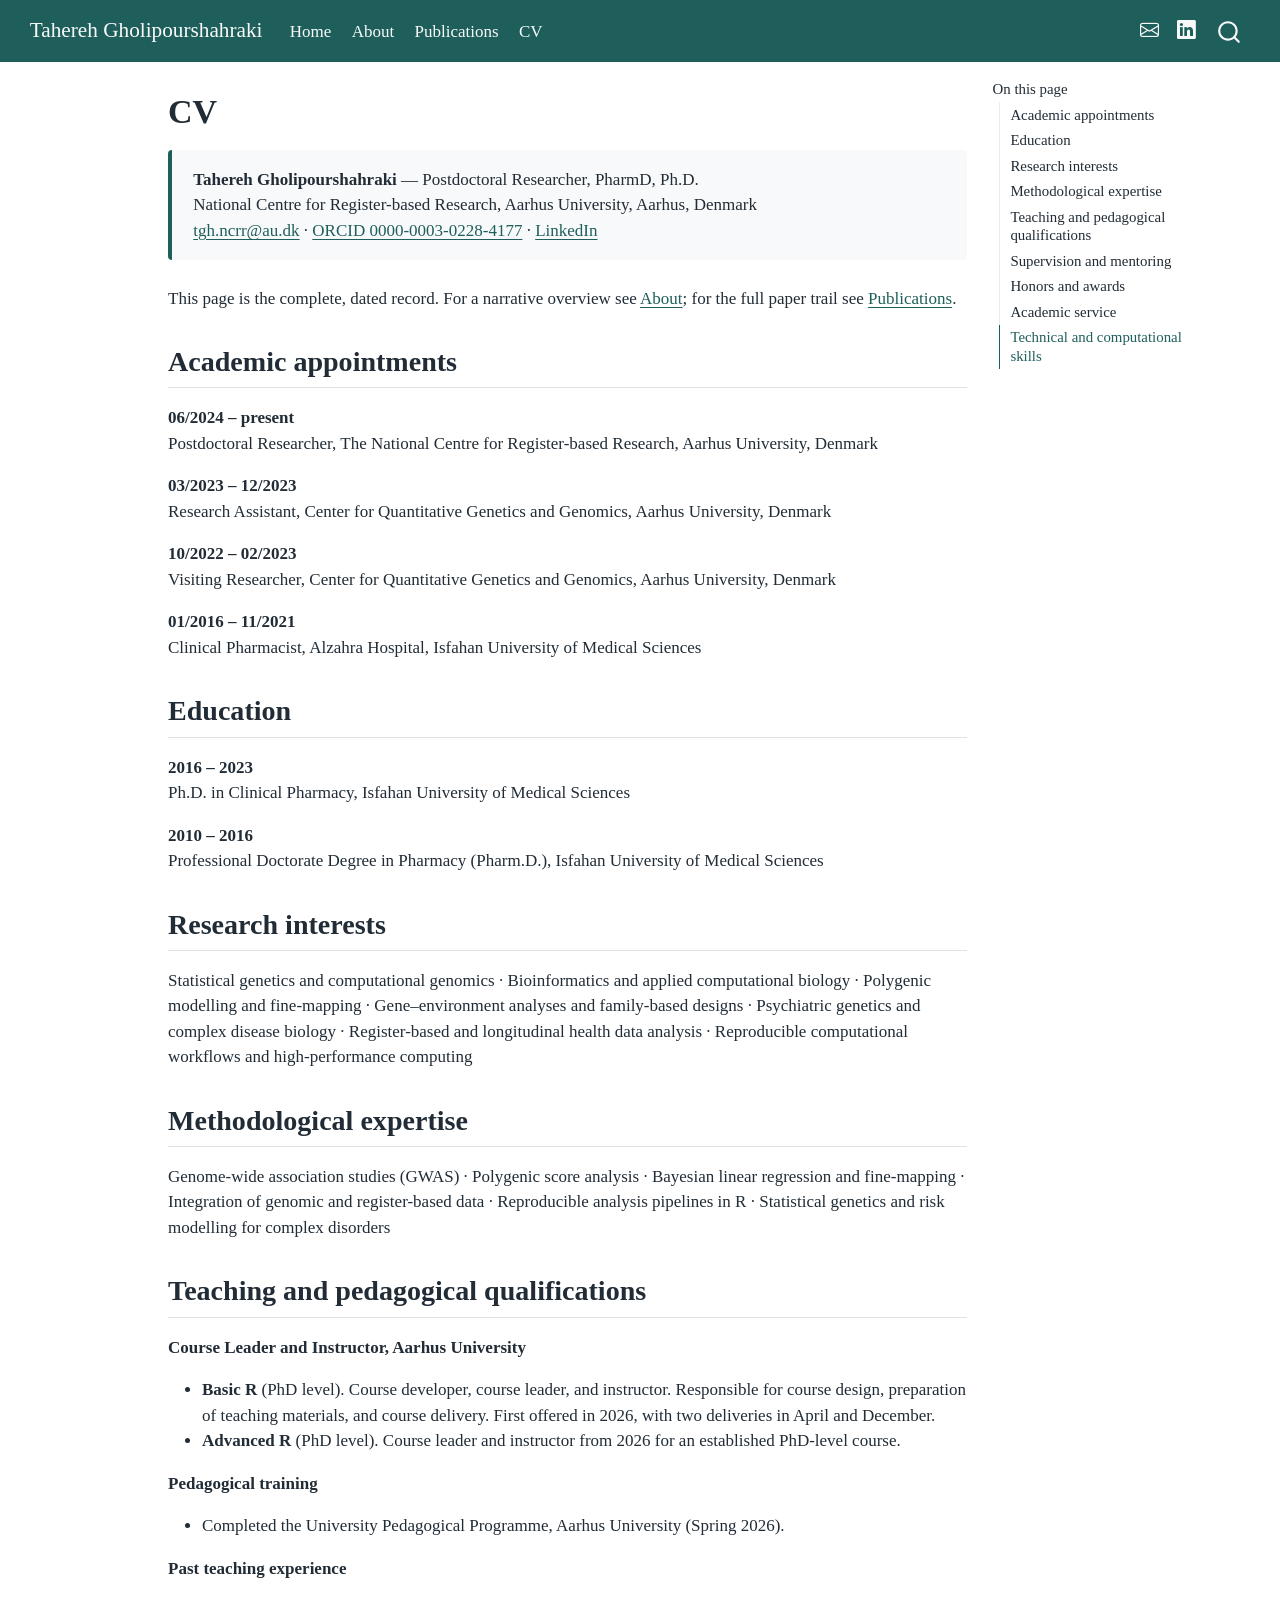
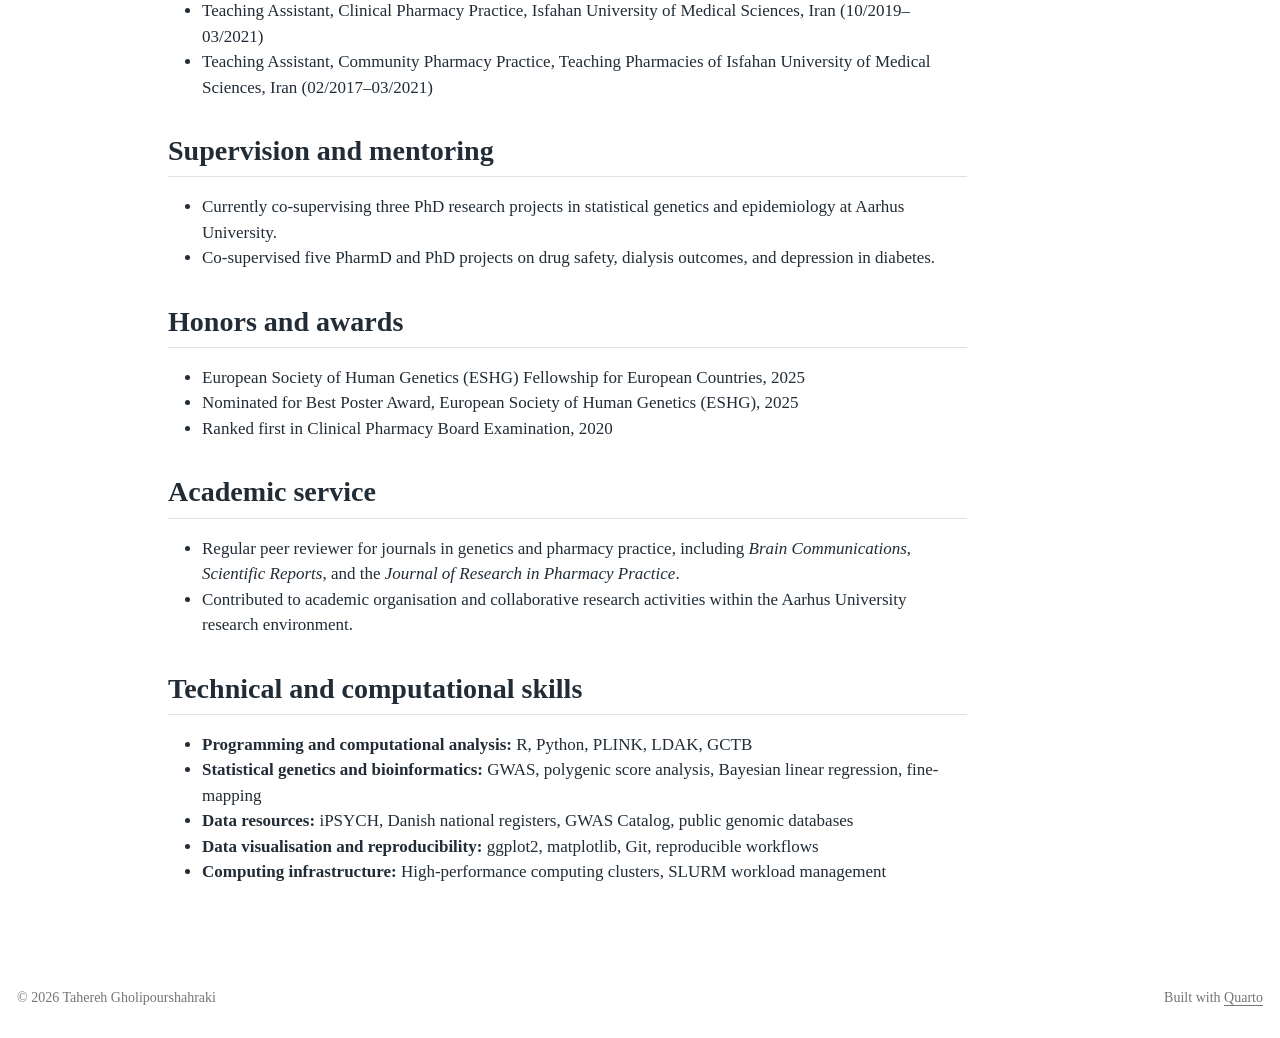
<file: cv.html>
<!DOCTYPE html>
<html xmlns="http://www.w3.org/1999/xhtml" lang="en" xml:lang="en"><head>

<meta charset="utf-8">
<meta name="generator" content="quarto-1.9.32">

<meta name="viewport" content="width=device-width, initial-scale=1.0, user-scalable=yes">


<title>CV – Tahereh Gholipourshahraki</title>
<style>
/* Default styles provided by pandoc.
** See https://pandoc.org/MANUAL.html#variables-for-html for config info.
*/
code{white-space: pre-wrap;}
span.smallcaps{font-variant: small-caps;}
div.columns{display: flex; gap: min(4vw, 1.5em);}
div.column{flex: auto; overflow-x: auto;}
div.hanging-indent{margin-left: 1.5em; text-indent: -1.5em;}
ul.task-list{list-style: none;}
ul.task-list li input[type="checkbox"] {
  width: 0.8em;
  margin: 0 0.8em 0.2em -1em; /* quarto-specific, see https://github.com/quarto-dev/quarto-cli/issues/4556 */ 
  vertical-align: middle;
}
</style>


<script src="site_libs/quarto-nav/quarto-nav.js"></script>
<script src="site_libs/quarto-nav/headroom.min.js"></script>
<script src="site_libs/clipboard/clipboard.min.js"></script>
<script src="site_libs/quarto-search/autocomplete.umd.js"></script>
<script src="site_libs/quarto-search/fuse.min.js"></script>
<script src="site_libs/quarto-search/quarto-search.js"></script>
<meta name="quarto:offset" content="./">
<script src="site_libs/quarto-html/quarto.js" type="module"></script>
<script src="site_libs/quarto-html/tabsets/tabsets.js" type="module"></script>
<script src="site_libs/quarto-html/popper.min.js"></script>
<script src="site_libs/quarto-html/tippy.umd.min.js"></script>
<script src="site_libs/quarto-html/anchor.min.js"></script>
<link href="site_libs/quarto-html/tippy.css" rel="stylesheet">
<link href="site_libs/quarto-html/quarto-syntax-highlighting-067f8ab80d092ae3595f7402c2c9b667.css" rel="stylesheet" class="quarto-color-scheme" id="quarto-text-highlighting-styles">
<link href="site_libs/quarto-html/quarto-syntax-highlighting-dark-ca1cb3032aa6b9181247695f27e2facc.css" rel="stylesheet" class="quarto-color-scheme quarto-color-alternate" id="quarto-text-highlighting-styles">
<link href="site_libs/quarto-html/quarto-syntax-highlighting-067f8ab80d092ae3595f7402c2c9b667.css" rel="stylesheet" class="quarto-color-scheme-extra" id="quarto-text-highlighting-styles">
<script src="site_libs/bootstrap/bootstrap.min.js"></script>
<link href="site_libs/bootstrap/bootstrap-icons.css" rel="stylesheet">
<link href="site_libs/bootstrap/bootstrap-13e12f484c16c1adc8fa2981fabf881d.min.css" rel="stylesheet" append-hash="true" class="quarto-color-scheme" id="quarto-bootstrap" data-mode="light">
<link href="site_libs/bootstrap/bootstrap-dark-53bca54f1a49d14bb4e6cb03a3f02308.min.css" rel="stylesheet" append-hash="true" class="quarto-color-scheme quarto-color-alternate" id="quarto-bootstrap" data-mode="light">
<link href="site_libs/bootstrap/bootstrap-13e12f484c16c1adc8fa2981fabf881d.min.css" rel="stylesheet" append-hash="true" class="quarto-color-scheme-extra" id="quarto-bootstrap" data-mode="light">
<script id="quarto-search-options" type="application/json">{
  "location": "navbar",
  "copy-button": false,
  "collapse-after": 3,
  "panel-placement": "end",
  "type": "overlay",
  "limit": 50,
  "keyboard-shortcut": [
    "f",
    "/",
    "s"
  ],
  "show-item-context": false,
  "language": {
    "search-no-results-text": "No results",
    "search-matching-documents-text": "matching documents",
    "search-copy-link-title": "Copy link to search",
    "search-hide-matches-text": "Hide additional matches",
    "search-more-match-text": "more match in this document",
    "search-more-matches-text": "more matches in this document",
    "search-clear-button-title": "Clear",
    "search-text-placeholder": "",
    "search-detached-cancel-button-title": "Cancel",
    "search-submit-button-title": "Submit",
    "search-label": "Search"
  }
}</script>
<style>html{ scroll-behavior: smooth; }</style>


<link rel="stylesheet" href="styles.css">
<meta property="og:title" content="CV – Tahereh Gholipourshahraki">
<meta property="og:description" content="Postdoctoral researcher in statistical genetics and computational genomics at Aarhus University.">
<meta property="og:site_name" content="Tahereh Gholipourshahraki">
<meta name="twitter:title" content="CV – Tahereh Gholipourshahraki">
<meta name="twitter:description" content="Postdoctoral researcher in statistical genetics and computational genomics at Aarhus University.">
<meta name="twitter:card" content="summary">
</head>

<body class="nav-fixed quarto-light">

<div id="quarto-search-results"></div>
  <header id="quarto-header" class="headroom fixed-top">
    <nav class="navbar navbar-expand-lg " data-bs-theme="dark">
      <div class="navbar-container container-fluid">
      <div class="navbar-brand-container mx-auto">
    <a class="navbar-brand" href="./index.html">
    <span class="navbar-title">Tahereh Gholipourshahraki</span>
    </a>
  </div>
            <div id="quarto-search" class="" title="Search"></div>
          <button class="navbar-toggler" type="button" data-bs-toggle="collapse" data-bs-target="#navbarCollapse" aria-controls="navbarCollapse" role="menu" aria-expanded="false" aria-label="Toggle navigation" onclick="if (window.quartoToggleHeadroom) { window.quartoToggleHeadroom(); }">
  <span class="navbar-toggler-icon"></span>
</button>
          <div class="collapse navbar-collapse" id="navbarCollapse">
            <ul class="navbar-nav navbar-nav-scroll me-auto">
  <li class="nav-item">
    <a class="nav-link" href="./index.html"> 
<span class="menu-text">Home</span></a>
  </li>  
  <li class="nav-item">
    <a class="nav-link" href="./about.html"> 
<span class="menu-text">About</span></a>
  </li>  
  <li class="nav-item">
    <a class="nav-link" href="./publications.html"> 
<span class="menu-text">Publications</span></a>
  </li>  
  <li class="nav-item">
    <a class="nav-link active" href="./cv.html" aria-current="page"> 
<span class="menu-text">CV</span></a>
  </li>  
</ul>
            <ul class="navbar-nav navbar-nav-scroll ms-auto">
  <li class="nav-item compact">
    <a class="nav-link" href="mailto:tgh.ncrr@au.dk"> <i class="bi bi-envelope" role="img" aria-label="Email">
</i> 
<span class="menu-text"></span></a>
  </li>  
  <li class="nav-item compact">
    <a class="nav-link" href="https://www.linkedin.com/in/tahereh-gholipour-261675b9/"> <i class="bi bi-linkedin" role="img" aria-label="LinkedIn">
</i> 
<span class="menu-text"></span></a>
  </li>  
</ul>
          </div> <!-- /navcollapse -->
            <div class="quarto-navbar-tools">
</div>
      </div> <!-- /container-fluid -->
    </nav>
</header>
<!-- content -->
<div id="quarto-content" class="quarto-container page-columns page-rows-contents page-layout-article page-navbar">
<!-- sidebar -->
<!-- margin-sidebar -->
    <div id="quarto-margin-sidebar" class="sidebar margin-sidebar">
        <nav id="TOC" role="doc-toc" class="toc-active">
    <h2 id="toc-title">On this page</h2>
   
  <ul>
  <li><a href="#academic-appointments" id="toc-academic-appointments" class="nav-link active" data-scroll-target="#academic-appointments">Academic appointments</a></li>
  <li><a href="#education" id="toc-education" class="nav-link" data-scroll-target="#education">Education</a></li>
  <li><a href="#research-interests" id="toc-research-interests" class="nav-link" data-scroll-target="#research-interests">Research interests</a></li>
  <li><a href="#methodological-expertise" id="toc-methodological-expertise" class="nav-link" data-scroll-target="#methodological-expertise">Methodological expertise</a></li>
  <li><a href="#teaching-and-pedagogical-qualifications" id="toc-teaching-and-pedagogical-qualifications" class="nav-link" data-scroll-target="#teaching-and-pedagogical-qualifications">Teaching and pedagogical qualifications</a></li>
  <li><a href="#supervision-and-mentoring" id="toc-supervision-and-mentoring" class="nav-link" data-scroll-target="#supervision-and-mentoring">Supervision and mentoring</a></li>
  <li><a href="#honors-and-awards" id="toc-honors-and-awards" class="nav-link" data-scroll-target="#honors-and-awards">Honors and awards</a></li>
  <li><a href="#academic-service" id="toc-academic-service" class="nav-link" data-scroll-target="#academic-service">Academic service</a></li>
  <li><a href="#technical-and-computational-skills" id="toc-technical-and-computational-skills" class="nav-link" data-scroll-target="#technical-and-computational-skills">Technical and computational skills</a></li>
  </ul>
</nav>
    </div>
<!-- main -->
<main class="content" id="quarto-document-content">

<header id="title-block-header" class="quarto-title-block default">
<div class="quarto-title">
<h1 class="title">CV</h1>
</div>



<div class="quarto-title-meta">

    
  
    
  </div>
  


</header>


<div class="cv-intro">
<p><strong>Tahereh Gholipourshahraki</strong> — Postdoctoral Researcher, PharmD, Ph.D.<br>
National Centre for Register-based Research, Aarhus University, Aarhus, Denmark<br>
<a href="mailto:tgh.ncrr@au.dk">tgh.ncrr@au.dk</a> · <a href="https://orcid.org/0000-0003-0228-4177">ORCID 0000-0003-0228-4177</a> · <a href="https://www.linkedin.com/in/tahereh-gholipour-261675b9/">LinkedIn</a></p>
</div>
<p>This page is the complete, dated record. For a narrative overview see <a href="./about.html">About</a>; for the full paper trail see <a href="./publications.html">Publications</a>.</p>
<section id="academic-appointments" class="level2">
<h2 class="anchored" data-anchor-id="academic-appointments">Academic appointments</h2>
<p><strong>06/2024 – present</strong><br>
Postdoctoral Researcher, The National Centre for Register-based Research, Aarhus University, Denmark</p>
<p><strong>03/2023 – 12/2023</strong><br>
Research Assistant, Center for Quantitative Genetics and Genomics, Aarhus University, Denmark</p>
<p><strong>10/2022 – 02/2023</strong><br>
Visiting Researcher, Center for Quantitative Genetics and Genomics, Aarhus University, Denmark</p>
<p><strong>01/2016 – 11/2021</strong><br>
Clinical Pharmacist, Alzahra Hospital, Isfahan University of Medical Sciences</p>
</section>
<section id="education" class="level2">
<h2 class="anchored" data-anchor-id="education">Education</h2>
<p><strong>2016 – 2023</strong><br>
Ph.D.&nbsp;in Clinical Pharmacy, Isfahan University of Medical Sciences</p>
<p><strong>2010 – 2016</strong><br>
Professional Doctorate Degree in Pharmacy (Pharm.D.), Isfahan University of Medical Sciences</p>
</section>
<section id="research-interests" class="level2">
<h2 class="anchored" data-anchor-id="research-interests">Research interests</h2>
<p>Statistical genetics and computational genomics · Bioinformatics and applied computational biology · Polygenic modelling and fine-mapping · Gene–environment analyses and family-based designs · Psychiatric genetics and complex disease biology · Register-based and longitudinal health data analysis · Reproducible computational workflows and high-performance computing</p>
</section>
<section id="methodological-expertise" class="level2">
<h2 class="anchored" data-anchor-id="methodological-expertise">Methodological expertise</h2>
<p>Genome-wide association studies (GWAS) · Polygenic score analysis · Bayesian linear regression and fine-mapping · Integration of genomic and register-based data · Reproducible analysis pipelines in R · Statistical genetics and risk modelling for complex disorders</p>
</section>
<section id="teaching-and-pedagogical-qualifications" class="level2">
<h2 class="anchored" data-anchor-id="teaching-and-pedagogical-qualifications">Teaching and pedagogical qualifications</h2>
<p><strong>Course Leader and Instructor, Aarhus University</strong></p>
<ul>
<li><strong>Basic R</strong> (PhD level). Course developer, course leader, and instructor. Responsible for course design, preparation of teaching materials, and course delivery. First offered in 2026, with two deliveries in April and December.</li>
<li><strong>Advanced R</strong> (PhD level). Course leader and instructor from 2026 for an established PhD-level course.</li>
</ul>
<p><strong>Pedagogical training</strong></p>
<ul>
<li>Completed the University Pedagogical Programme, Aarhus University (Spring 2026).</li>
</ul>
<p><strong>Past teaching experience</strong></p>
<ul>
<li>Teaching Assistant, Clinical Pharmacy Practice, Isfahan University of Medical Sciences, Iran (10/2019–03/2021)</li>
<li>Teaching Assistant, Community Pharmacy Practice, Teaching Pharmacies of Isfahan University of Medical Sciences, Iran (02/2017–03/2021)</li>
</ul>
</section>
<section id="supervision-and-mentoring" class="level2">
<h2 class="anchored" data-anchor-id="supervision-and-mentoring">Supervision and mentoring</h2>
<ul>
<li>Currently co-supervising three PhD research projects in statistical genetics and epidemiology at Aarhus University.</li>
<li>Co-supervised five PharmD and PhD projects on drug safety, dialysis outcomes, and depression in diabetes.</li>
</ul>
</section>
<section id="honors-and-awards" class="level2">
<h2 class="anchored" data-anchor-id="honors-and-awards">Honors and awards</h2>
<ul>
<li>European Society of Human Genetics (ESHG) Fellowship for European Countries, 2025</li>
<li>Nominated for Best Poster Award, European Society of Human Genetics (ESHG), 2025</li>
<li>Ranked first in Clinical Pharmacy Board Examination, 2020</li>
</ul>
</section>
<section id="academic-service" class="level2">
<h2 class="anchored" data-anchor-id="academic-service">Academic service</h2>
<ul>
<li>Regular peer reviewer for journals in genetics and pharmacy practice, including <em>Brain Communications</em>, <em>Scientific Reports</em>, and the <em>Journal of Research in Pharmacy Practice</em>.</li>
<li>Contributed to academic organisation and collaborative research activities within the Aarhus University research environment.</li>
</ul>
</section>
<section id="technical-and-computational-skills" class="level2">
<h2 class="anchored" data-anchor-id="technical-and-computational-skills">Technical and computational skills</h2>
<ul>
<li><strong>Programming and computational analysis:</strong> R, Python, PLINK, LDAK, GCTB</li>
<li><strong>Statistical genetics and bioinformatics:</strong> GWAS, polygenic score analysis, Bayesian linear regression, fine-mapping</li>
<li><strong>Data resources:</strong> iPSYCH, Danish national registers, GWAS Catalog, public genomic databases</li>
<li><strong>Data visualisation and reproducibility:</strong> ggplot2, matplotlib, Git, reproducible workflows</li>
<li><strong>Computing infrastructure:</strong> High-performance computing clusters, SLURM workload management</li>
</ul>


</section>

</main> <!-- /main -->
<script id="quarto-html-after-body" type="application/javascript">
  window.document.addEventListener("DOMContentLoaded", function (event) {
    const icon = "";
    const anchorJS = new window.AnchorJS();
    anchorJS.options = {
      placement: 'right',
      icon: icon
    };
    anchorJS.add('.anchored');
    const isCodeAnnotation = (el) => {
      for (const clz of el.classList) {
        if (clz.startsWith('code-annotation-')) {                     
          return true;
        }
      }
      return false;
    }
    const onCopySuccess = function(e) {
      // button target
      const button = e.trigger;
      // don't keep focus
      button.blur();
      // flash "checked"
      button.classList.add('code-copy-button-checked');
      var currentTitle = button.getAttribute("title");
      button.setAttribute("title", "Copied!");
      let tooltip;
      if (window.bootstrap) {
        button.setAttribute("data-bs-toggle", "tooltip");
        button.setAttribute("data-bs-placement", "left");
        button.setAttribute("data-bs-title", "Copied!");
        tooltip = new bootstrap.Tooltip(button, 
          { trigger: "manual", 
            customClass: "code-copy-button-tooltip",
            offset: [0, -8]});
        tooltip.show();    
      }
      setTimeout(function() {
        if (tooltip) {
          tooltip.hide();
          button.removeAttribute("data-bs-title");
          button.removeAttribute("data-bs-toggle");
          button.removeAttribute("data-bs-placement");
        }
        button.setAttribute("title", currentTitle);
        button.classList.remove('code-copy-button-checked');
      }, 1000);
      // clear code selection
      e.clearSelection();
    }
    const getTextToCopy = function(trigger) {
      const outerScaffold = trigger.parentElement.cloneNode(true);
      const codeEl = outerScaffold.querySelector('code');
      for (const childEl of codeEl.children) {
        if (isCodeAnnotation(childEl)) {
          childEl.remove();
        }
      }
      return codeEl.innerText;
    }
    const clipboard = new window.ClipboardJS('.code-copy-button:not([data-in-quarto-modal])', {
      text: getTextToCopy
    });
    clipboard.on('success', onCopySuccess);
    if (window.document.getElementById('quarto-embedded-source-code-modal')) {
      const clipboardModal = new window.ClipboardJS('.code-copy-button[data-in-quarto-modal]', {
        text: getTextToCopy,
        container: window.document.getElementById('quarto-embedded-source-code-modal')
      });
      clipboardModal.on('success', onCopySuccess);
    }
      var localhostRegex = new RegExp(/^(?:http|https):\/\/localhost\:?[0-9]*\//);
      var mailtoRegex = new RegExp(/^mailto:/);
        var filterRegex = new RegExp("https:\/\/tahereh-gh\.github\.io");
      var isInternal = (href) => {
          return filterRegex.test(href) || localhostRegex.test(href) || mailtoRegex.test(href);
      }
      // Inspect non-navigation links and adorn them if external
     var links = window.document.querySelectorAll('a[href]:not(.nav-link):not(.navbar-brand):not(.toc-action):not(.sidebar-link):not(.sidebar-item-toggle):not(.pagination-link):not(.no-external):not([aria-hidden]):not(.dropdown-item):not(.quarto-navigation-tool):not(.about-link)');
      for (var i=0; i<links.length; i++) {
        const link = links[i];
        if (!isInternal(link.href)) {
          // undo the damage that might have been done by quarto-nav.js in the case of
          // links that we want to consider external
          if (link.dataset.originalHref !== undefined) {
            link.href = link.dataset.originalHref;
          }
        }
      }
    function tippyHover(el, contentFn, onTriggerFn, onUntriggerFn) {
      const config = {
        allowHTML: true,
        maxWidth: 500,
        delay: 100,
        arrow: false,
        appendTo: function(el) {
            return el.parentElement;
        },
        interactive: true,
        interactiveBorder: 10,
        theme: 'quarto',
        placement: 'bottom-start',
      };
      if (contentFn) {
        config.content = contentFn;
      }
      if (onTriggerFn) {
        config.onTrigger = onTriggerFn;
      }
      if (onUntriggerFn) {
        config.onUntrigger = onUntriggerFn;
      }
      window.tippy(el, config); 
    }
    const noterefs = window.document.querySelectorAll('a[role="doc-noteref"]');
    for (var i=0; i<noterefs.length; i++) {
      const ref = noterefs[i];
      tippyHover(ref, function() {
        // use id or data attribute instead here
        let href = ref.getAttribute('data-footnote-href') || ref.getAttribute('href');
        try { href = new URL(href).hash; } catch {}
        const id = href.replace(/^#\/?/, "");
        const note = window.document.getElementById(id);
        if (note) {
          return note.innerHTML;
        } else {
          return "";
        }
      });
    }
    const xrefs = window.document.querySelectorAll('a.quarto-xref');
    const processXRef = (id, note) => {
      // Strip column container classes
      const stripColumnClz = (el) => {
        el.classList.remove("page-full", "page-columns");
        if (el.children) {
          for (const child of el.children) {
            stripColumnClz(child);
          }
        }
      }
      stripColumnClz(note)
      if (id === null || id.startsWith('sec-')) {
        // Special case sections, only their first couple elements
        const container = document.createElement("div");
        if (note.children && note.children.length > 2) {
          container.appendChild(note.children[0].cloneNode(true));
          for (let i = 1; i < note.children.length; i++) {
            const child = note.children[i];
            if (child.tagName === "P" && child.innerText === "") {
              continue;
            } else {
              container.appendChild(child.cloneNode(true));
              break;
            }
          }
          if (window.Quarto?.typesetMath) {
            window.Quarto.typesetMath(container);
          }
          return container.innerHTML
        } else {
          if (window.Quarto?.typesetMath) {
            window.Quarto.typesetMath(note);
          }
          return note.innerHTML;
        }
      } else {
        // Remove any anchor links if they are present
        const anchorLink = note.querySelector('a.anchorjs-link');
        if (anchorLink) {
          anchorLink.remove();
        }
        if (window.Quarto?.typesetMath) {
          window.Quarto.typesetMath(note);
        }
        if (note.classList.contains("callout")) {
          return note.outerHTML;
        } else {
          return note.innerHTML;
        }
      }
    }
    for (var i=0; i<xrefs.length; i++) {
      const xref = xrefs[i];
      tippyHover(xref, undefined, function(instance) {
        instance.disable();
        let url = xref.getAttribute('href');
        let hash = undefined; 
        if (url.startsWith('#')) {
          hash = url;
        } else {
          try { hash = new URL(url).hash; } catch {}
        }
        if (hash) {
          const id = hash.replace(/^#\/?/, "");
          const note = window.document.getElementById(id);
          if (note !== null) {
            try {
              const html = processXRef(id, note.cloneNode(true));
              instance.setContent(html);
            } finally {
              instance.enable();
              instance.show();
            }
          } else {
            // See if we can fetch this
            fetch(url.split('#')[0])
            .then(res => res.text())
            .then(html => {
              const parser = new DOMParser();
              const htmlDoc = parser.parseFromString(html, "text/html");
              const note = htmlDoc.getElementById(id);
              if (note !== null) {
                const html = processXRef(id, note);
                instance.setContent(html);
              } 
            }).finally(() => {
              instance.enable();
              instance.show();
            });
          }
        } else {
          // See if we can fetch a full url (with no hash to target)
          // This is a special case and we should probably do some content thinning / targeting
          fetch(url)
          .then(res => res.text())
          .then(html => {
            const parser = new DOMParser();
            const htmlDoc = parser.parseFromString(html, "text/html");
            const note = htmlDoc.querySelector('main.content');
            if (note !== null) {
              // This should only happen for chapter cross references
              // (since there is no id in the URL)
              // remove the first header
              if (note.children.length > 0 && note.children[0].tagName === "HEADER") {
                note.children[0].remove();
              }
              const html = processXRef(null, note);
              instance.setContent(html);
            } 
          }).finally(() => {
            instance.enable();
            instance.show();
          });
        }
      }, function(instance) {
      });
    }
        let selectedAnnoteEl;
        const selectorForAnnotation = ( cell, annotation) => {
          let cellAttr = 'data-code-cell="' + cell + '"';
          let lineAttr = 'data-code-annotation="' +  annotation + '"';
          const selector = 'span[' + cellAttr + '][' + lineAttr + ']';
          return selector;
        }
        const selectCodeLines = (annoteEl) => {
          const doc = window.document;
          const targetCell = annoteEl.getAttribute("data-target-cell");
          const targetAnnotation = annoteEl.getAttribute("data-target-annotation");
          const annoteSpan = window.document.querySelector(selectorForAnnotation(targetCell, targetAnnotation));
          const lines = annoteSpan.getAttribute("data-code-lines").split(",");
          const lineIds = lines.map((line) => {
            return targetCell + "-" + line;
          })
          let top = null;
          let height = null;
          let parent = null;
          if (lineIds.length > 0) {
              //compute the position of the single el (top and bottom and make a div)
              const el = window.document.getElementById(lineIds[0]);
              top = el.offsetTop;
              height = el.offsetHeight;
              parent = el.parentElement.parentElement;
            if (lineIds.length > 1) {
              const lastEl = window.document.getElementById(lineIds[lineIds.length - 1]);
              const bottom = lastEl.offsetTop + lastEl.offsetHeight;
              height = bottom - top;
            }
            if (top !== null && height !== null && parent !== null) {
              // cook up a div (if necessary) and position it 
              let div = window.document.getElementById("code-annotation-line-highlight");
              if (div === null) {
                div = window.document.createElement("div");
                div.setAttribute("id", "code-annotation-line-highlight");
                div.style.position = 'absolute';
                parent.appendChild(div);
              }
              div.style.top = top - 2 + "px";
              div.style.height = height + 4 + "px";
              div.style.left = 0;
              let gutterDiv = window.document.getElementById("code-annotation-line-highlight-gutter");
              if (gutterDiv === null) {
                gutterDiv = window.document.createElement("div");
                gutterDiv.setAttribute("id", "code-annotation-line-highlight-gutter");
                gutterDiv.style.position = 'absolute';
                const codeCell = window.document.getElementById(targetCell);
                const gutter = codeCell.querySelector('.code-annotation-gutter');
                gutter.appendChild(gutterDiv);
              }
              gutterDiv.style.top = top - 2 + "px";
              gutterDiv.style.height = height + 4 + "px";
            }
            selectedAnnoteEl = annoteEl;
          }
        };
        const unselectCodeLines = () => {
          const elementsIds = ["code-annotation-line-highlight", "code-annotation-line-highlight-gutter"];
          elementsIds.forEach((elId) => {
            const div = window.document.getElementById(elId);
            if (div) {
              div.remove();
            }
          });
          selectedAnnoteEl = undefined;
        };
          // Handle positioning of the toggle
      window.addEventListener(
        "resize",
        throttle(() => {
          elRect = undefined;
          if (selectedAnnoteEl) {
            selectCodeLines(selectedAnnoteEl);
          }
        }, 10)
      );
      function throttle(fn, ms) {
      let throttle = false;
      let timer;
        return (...args) => {
          if(!throttle) { // first call gets through
              fn.apply(this, args);
              throttle = true;
          } else { // all the others get throttled
              if(timer) clearTimeout(timer); // cancel #2
              timer = setTimeout(() => {
                fn.apply(this, args);
                timer = throttle = false;
              }, ms);
          }
        };
      }
        // Attach click handler to the DT
        const annoteDls = window.document.querySelectorAll('dt[data-target-cell]');
        for (const annoteDlNode of annoteDls) {
          annoteDlNode.addEventListener('click', (event) => {
            const clickedEl = event.target;
            if (clickedEl !== selectedAnnoteEl) {
              unselectCodeLines();
              const activeEl = window.document.querySelector('dt[data-target-cell].code-annotation-active');
              if (activeEl) {
                activeEl.classList.remove('code-annotation-active');
              }
              selectCodeLines(clickedEl);
              clickedEl.classList.add('code-annotation-active');
            } else {
              // Unselect the line
              unselectCodeLines();
              clickedEl.classList.remove('code-annotation-active');
            }
          });
        }
    const findCites = (el) => {
      const parentEl = el.parentElement;
      if (parentEl) {
        const cites = parentEl.dataset.cites;
        if (cites) {
          return {
            el,
            cites: cites.split(' ')
          };
        } else {
          return findCites(el.parentElement)
        }
      } else {
        return undefined;
      }
    };
    var bibliorefs = window.document.querySelectorAll('a[role="doc-biblioref"]');
    for (var i=0; i<bibliorefs.length; i++) {
      const ref = bibliorefs[i];
      const citeInfo = findCites(ref);
      if (citeInfo) {
        tippyHover(citeInfo.el, function() {
          var popup = window.document.createElement('div');
          citeInfo.cites.forEach(function(cite) {
            var citeDiv = window.document.createElement('div');
            citeDiv.classList.add('hanging-indent');
            citeDiv.classList.add('csl-entry');
            var biblioDiv = window.document.getElementById('ref-' + cite);
            if (biblioDiv) {
              citeDiv.innerHTML = biblioDiv.innerHTML;
            }
            popup.appendChild(citeDiv);
          });
          return popup.innerHTML;
        });
      }
    }
  });
  </script>
</div> <!-- /content -->
<footer class="footer">
  <div class="nav-footer">
    <div class="nav-footer-left">
<p>© 2026 Tahereh Gholipourshahraki</p>
</div>   
    <div class="nav-footer-center">
      &nbsp;
    </div>
    <div class="nav-footer-right">
<p>Built with <a href="https://quarto.org">Quarto</a></p>
</div>
  </div>
</footer>




<script src="site_libs/quarto-html/zenscroll-min.js"></script>
</body></html>
</file>
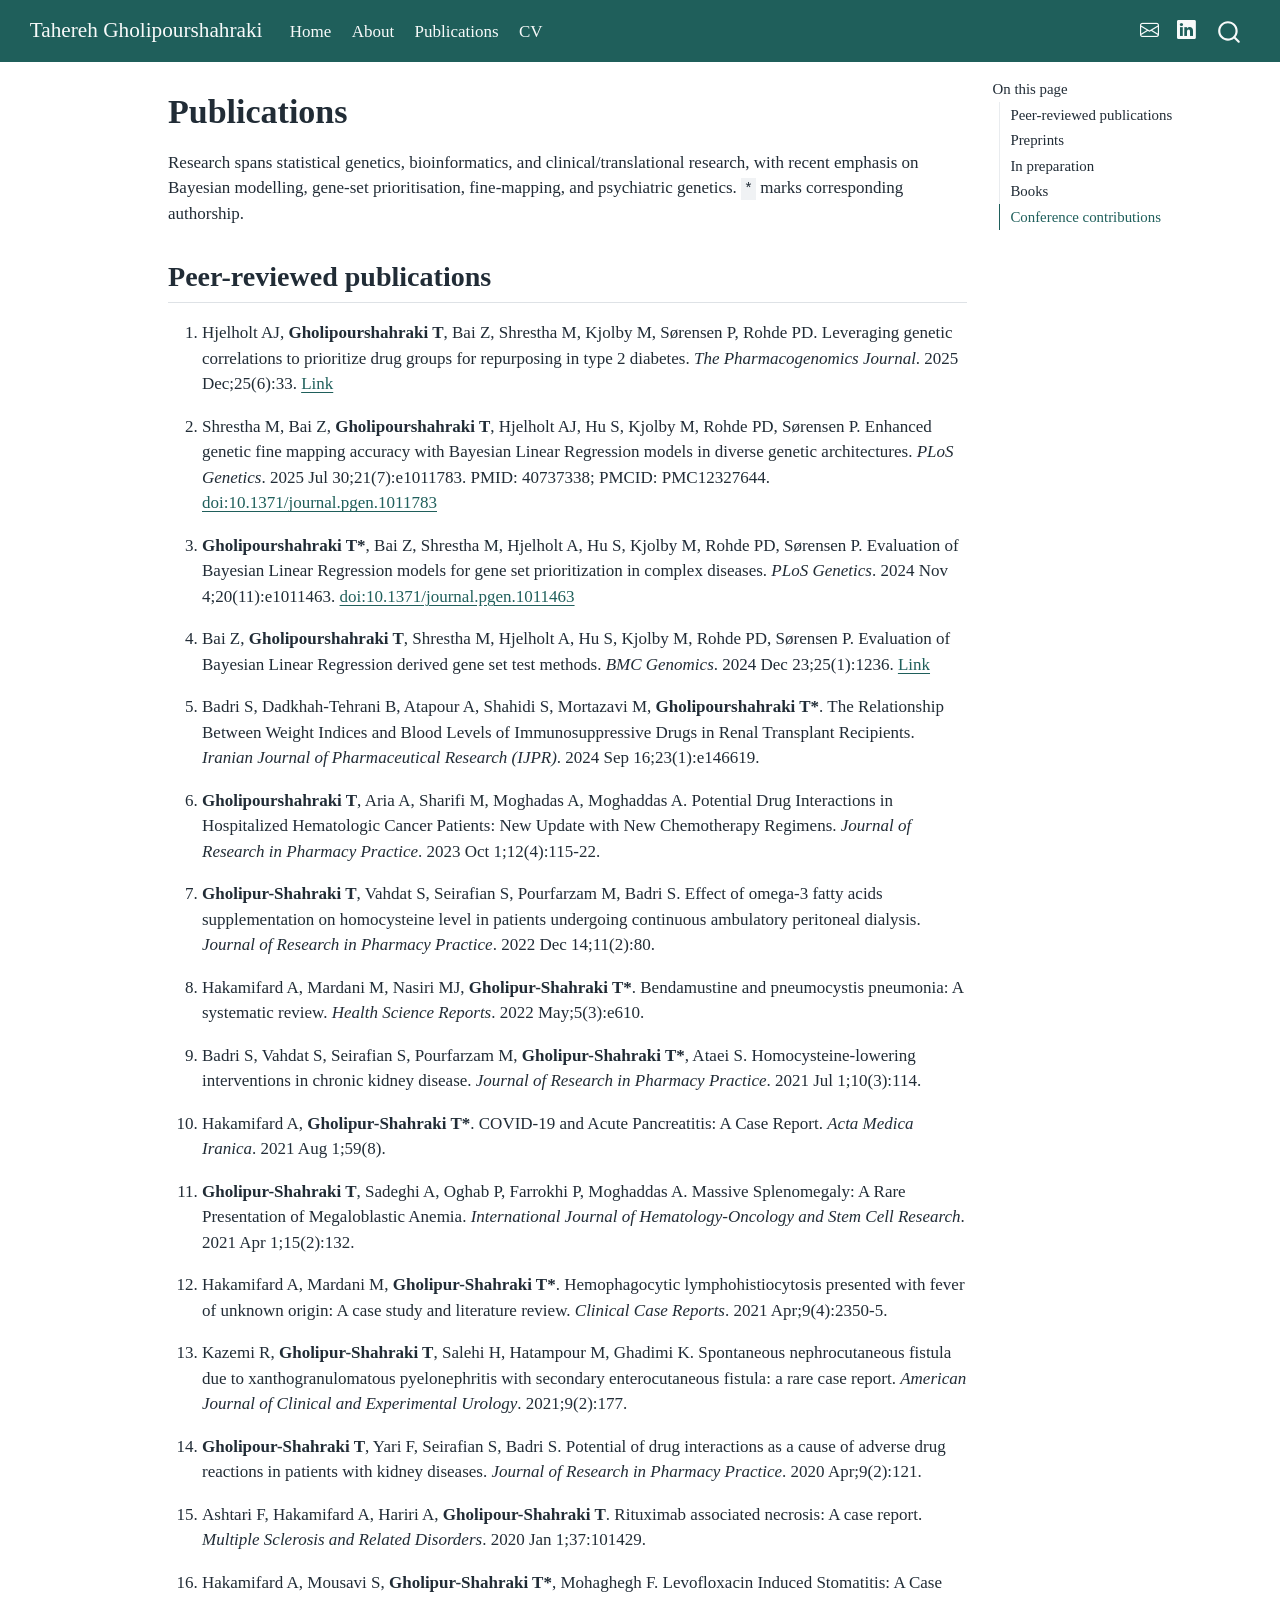
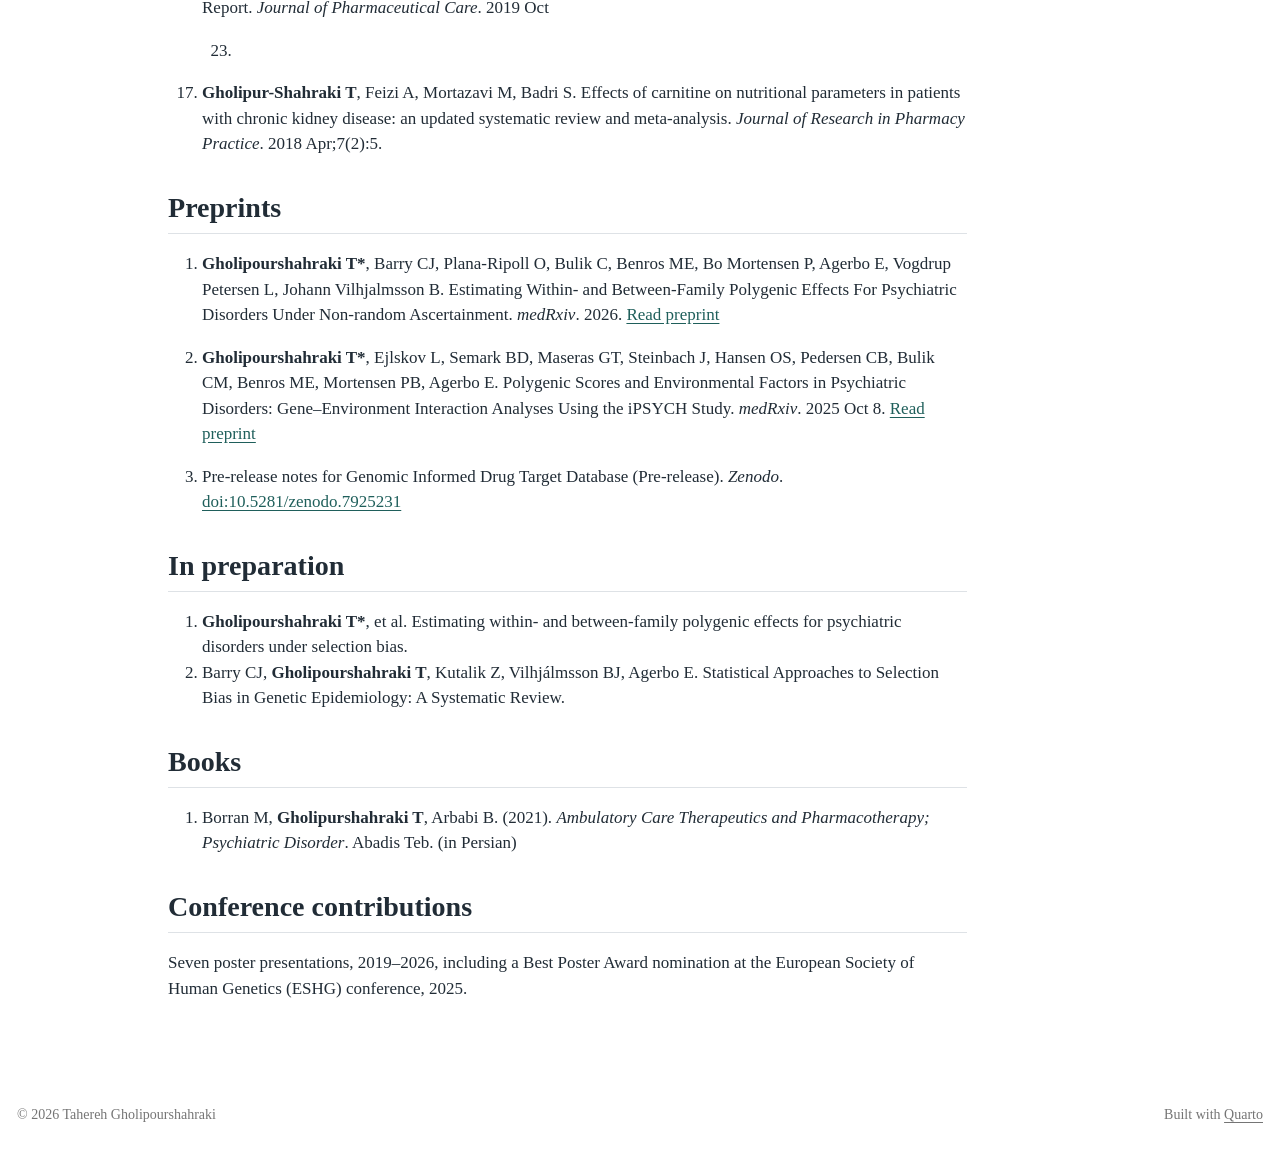
<file: publications.html>
<!DOCTYPE html>
<html xmlns="http://www.w3.org/1999/xhtml" lang="en" xml:lang="en"><head>

<meta charset="utf-8">
<meta name="generator" content="quarto-1.9.32">

<meta name="viewport" content="width=device-width, initial-scale=1.0, user-scalable=yes">


<title>Publications – Tahereh Gholipourshahraki</title>
<style>
/* Default styles provided by pandoc.
** See https://pandoc.org/MANUAL.html#variables-for-html for config info.
*/
code{white-space: pre-wrap;}
span.smallcaps{font-variant: small-caps;}
div.columns{display: flex; gap: min(4vw, 1.5em);}
div.column{flex: auto; overflow-x: auto;}
div.hanging-indent{margin-left: 1.5em; text-indent: -1.5em;}
ul.task-list{list-style: none;}
ul.task-list li input[type="checkbox"] {
  width: 0.8em;
  margin: 0 0.8em 0.2em -1em; /* quarto-specific, see https://github.com/quarto-dev/quarto-cli/issues/4556 */ 
  vertical-align: middle;
}
</style>


<script src="site_libs/quarto-nav/quarto-nav.js"></script>
<script src="site_libs/quarto-nav/headroom.min.js"></script>
<script src="site_libs/clipboard/clipboard.min.js"></script>
<script src="site_libs/quarto-search/autocomplete.umd.js"></script>
<script src="site_libs/quarto-search/fuse.min.js"></script>
<script src="site_libs/quarto-search/quarto-search.js"></script>
<meta name="quarto:offset" content="./">
<script src="site_libs/quarto-html/quarto.js" type="module"></script>
<script src="site_libs/quarto-html/tabsets/tabsets.js" type="module"></script>
<script src="site_libs/quarto-html/popper.min.js"></script>
<script src="site_libs/quarto-html/tippy.umd.min.js"></script>
<script src="site_libs/quarto-html/anchor.min.js"></script>
<link href="site_libs/quarto-html/tippy.css" rel="stylesheet">
<link href="site_libs/quarto-html/quarto-syntax-highlighting-067f8ab80d092ae3595f7402c2c9b667.css" rel="stylesheet" class="quarto-color-scheme" id="quarto-text-highlighting-styles">
<link href="site_libs/quarto-html/quarto-syntax-highlighting-dark-ca1cb3032aa6b9181247695f27e2facc.css" rel="stylesheet" class="quarto-color-scheme quarto-color-alternate" id="quarto-text-highlighting-styles">
<link href="site_libs/quarto-html/quarto-syntax-highlighting-067f8ab80d092ae3595f7402c2c9b667.css" rel="stylesheet" class="quarto-color-scheme-extra" id="quarto-text-highlighting-styles">
<script src="site_libs/bootstrap/bootstrap.min.js"></script>
<link href="site_libs/bootstrap/bootstrap-icons.css" rel="stylesheet">
<link href="site_libs/bootstrap/bootstrap-13e12f484c16c1adc8fa2981fabf881d.min.css" rel="stylesheet" append-hash="true" class="quarto-color-scheme" id="quarto-bootstrap" data-mode="light">
<link href="site_libs/bootstrap/bootstrap-dark-53bca54f1a49d14bb4e6cb03a3f02308.min.css" rel="stylesheet" append-hash="true" class="quarto-color-scheme quarto-color-alternate" id="quarto-bootstrap" data-mode="light">
<link href="site_libs/bootstrap/bootstrap-13e12f484c16c1adc8fa2981fabf881d.min.css" rel="stylesheet" append-hash="true" class="quarto-color-scheme-extra" id="quarto-bootstrap" data-mode="light">
<script id="quarto-search-options" type="application/json">{
  "location": "navbar",
  "copy-button": false,
  "collapse-after": 3,
  "panel-placement": "end",
  "type": "overlay",
  "limit": 50,
  "keyboard-shortcut": [
    "f",
    "/",
    "s"
  ],
  "show-item-context": false,
  "language": {
    "search-no-results-text": "No results",
    "search-matching-documents-text": "matching documents",
    "search-copy-link-title": "Copy link to search",
    "search-hide-matches-text": "Hide additional matches",
    "search-more-match-text": "more match in this document",
    "search-more-matches-text": "more matches in this document",
    "search-clear-button-title": "Clear",
    "search-text-placeholder": "",
    "search-detached-cancel-button-title": "Cancel",
    "search-submit-button-title": "Submit",
    "search-label": "Search"
  }
}</script>
<style>html{ scroll-behavior: smooth; }</style>


<link rel="stylesheet" href="styles.css">
<meta property="og:title" content="Publications – Tahereh Gholipourshahraki">
<meta property="og:description" content="Postdoctoral researcher in statistical genetics and computational genomics at Aarhus University.">
<meta property="og:site_name" content="Tahereh Gholipourshahraki">
<meta name="twitter:title" content="Publications – Tahereh Gholipourshahraki">
<meta name="twitter:description" content="Postdoctoral researcher in statistical genetics and computational genomics at Aarhus University.">
<meta name="twitter:card" content="summary">
</head>

<body class="nav-fixed quarto-light">

<div id="quarto-search-results"></div>
  <header id="quarto-header" class="headroom fixed-top">
    <nav class="navbar navbar-expand-lg " data-bs-theme="dark">
      <div class="navbar-container container-fluid">
      <div class="navbar-brand-container mx-auto">
    <a class="navbar-brand" href="./index.html">
    <span class="navbar-title">Tahereh Gholipourshahraki</span>
    </a>
  </div>
            <div id="quarto-search" class="" title="Search"></div>
          <button class="navbar-toggler" type="button" data-bs-toggle="collapse" data-bs-target="#navbarCollapse" aria-controls="navbarCollapse" role="menu" aria-expanded="false" aria-label="Toggle navigation" onclick="if (window.quartoToggleHeadroom) { window.quartoToggleHeadroom(); }">
  <span class="navbar-toggler-icon"></span>
</button>
          <div class="collapse navbar-collapse" id="navbarCollapse">
            <ul class="navbar-nav navbar-nav-scroll me-auto">
  <li class="nav-item">
    <a class="nav-link" href="./index.html"> 
<span class="menu-text">Home</span></a>
  </li>  
  <li class="nav-item">
    <a class="nav-link" href="./about.html"> 
<span class="menu-text">About</span></a>
  </li>  
  <li class="nav-item">
    <a class="nav-link active" href="./publications.html" aria-current="page"> 
<span class="menu-text">Publications</span></a>
  </li>  
  <li class="nav-item">
    <a class="nav-link" href="./cv.html"> 
<span class="menu-text">CV</span></a>
  </li>  
</ul>
            <ul class="navbar-nav navbar-nav-scroll ms-auto">
  <li class="nav-item compact">
    <a class="nav-link" href="mailto:tgh.ncrr@au.dk"> <i class="bi bi-envelope" role="img" aria-label="Email">
</i> 
<span class="menu-text"></span></a>
  </li>  
  <li class="nav-item compact">
    <a class="nav-link" href="https://www.linkedin.com/in/tahereh-gholipour-261675b9/"> <i class="bi bi-linkedin" role="img" aria-label="LinkedIn">
</i> 
<span class="menu-text"></span></a>
  </li>  
</ul>
          </div> <!-- /navcollapse -->
            <div class="quarto-navbar-tools">
</div>
      </div> <!-- /container-fluid -->
    </nav>
</header>
<!-- content -->
<div id="quarto-content" class="quarto-container page-columns page-rows-contents page-layout-article page-navbar">
<!-- sidebar -->
<!-- margin-sidebar -->
    <div id="quarto-margin-sidebar" class="sidebar margin-sidebar">
        <nav id="TOC" role="doc-toc" class="toc-active">
    <h2 id="toc-title">On this page</h2>
   
  <ul>
  <li><a href="#peer-reviewed-publications" id="toc-peer-reviewed-publications" class="nav-link active" data-scroll-target="#peer-reviewed-publications">Peer-reviewed publications</a></li>
  <li><a href="#preprints" id="toc-preprints" class="nav-link" data-scroll-target="#preprints">Preprints</a></li>
  <li><a href="#in-preparation" id="toc-in-preparation" class="nav-link" data-scroll-target="#in-preparation">In preparation</a></li>
  <li><a href="#books" id="toc-books" class="nav-link" data-scroll-target="#books">Books</a></li>
  <li><a href="#conference-contributions" id="toc-conference-contributions" class="nav-link" data-scroll-target="#conference-contributions">Conference contributions</a></li>
  </ul>
</nav>
    </div>
<!-- main -->
<main class="content" id="quarto-document-content">

<header id="title-block-header" class="quarto-title-block default">
<div class="quarto-title">
<h1 class="title">Publications</h1>
</div>



<div class="quarto-title-meta">

    
  
    
  </div>
  


</header>


<p>Research spans statistical genetics, bioinformatics, and clinical/translational research, with recent emphasis on Bayesian modelling, gene-set prioritisation, fine-mapping, and psychiatric genetics. <code>*</code> marks corresponding authorship.</p>
<section id="peer-reviewed-publications" class="level2">
<h2 class="anchored" data-anchor-id="peer-reviewed-publications">Peer-reviewed publications</h2>
<ol type="1">
<li><p>Hjelholt AJ, <strong>Gholipourshahraki T</strong>, Bai Z, Shrestha M, Kjolby M, Sørensen P, Rohde PD. Leveraging genetic correlations to prioritize drug groups for repurposing in type 2 diabetes. <em>The Pharmacogenomics Journal</em>. 2025 Dec;25(6):33. <a href="https://www.nature.com/articles/s41397-025-00392-z">Link</a></p></li>
<li><p>Shrestha M, Bai Z, <strong>Gholipourshahraki T</strong>, Hjelholt AJ, Hu S, Kjolby M, Rohde PD, Sørensen P. Enhanced genetic fine mapping accuracy with Bayesian Linear Regression models in diverse genetic architectures. <em>PLoS Genetics</em>. 2025 Jul 30;21(7):e1011783. PMID: 40737338; PMCID: PMC12327644. <a href="https://doi.org/10.1371/journal.pgen.1011783">doi:10.1371/journal.pgen.1011783</a></p></li>
<li><p><strong>Gholipourshahraki T*</strong>, Bai Z, Shrestha M, Hjelholt A, Hu S, Kjolby M, Rohde PD, Sørensen P. Evaluation of Bayesian Linear Regression models for gene set prioritization in complex diseases. <em>PLoS Genetics</em>. 2024 Nov 4;20(11):e1011463. <a href="https://doi.org/10.1371/journal.pgen.1011463">doi:10.1371/journal.pgen.1011463</a></p></li>
<li><p>Bai Z, <strong>Gholipourshahraki T</strong>, Shrestha M, Hjelholt A, Hu S, Kjolby M, Rohde PD, Sørensen P. Evaluation of Bayesian Linear Regression derived gene set test methods. <em>BMC Genomics</em>. 2024 Dec 23;25(1):1236. <a href="https://bmcgenomics.biomedcentral.com/articles/10.1186/s12864-024-11026-2">Link</a></p></li>
<li><p>Badri S, Dadkhah-Tehrani B, Atapour A, Shahidi S, Mortazavi M, <strong>Gholipourshahraki T*</strong>. The Relationship Between Weight Indices and Blood Levels of Immunosuppressive Drugs in Renal Transplant Recipients. <em>Iranian Journal of Pharmaceutical Research (IJPR)</em>. 2024 Sep 16;23(1):e146619.</p></li>
<li><p><strong>Gholipourshahraki T</strong>, Aria A, Sharifi M, Moghadas A, Moghaddas A. Potential Drug Interactions in Hospitalized Hematologic Cancer Patients: New Update with New Chemotherapy Regimens. <em>Journal of Research in Pharmacy Practice</em>. 2023 Oct 1;12(4):115-22.</p></li>
<li><p><strong>Gholipur-Shahraki T</strong>, Vahdat S, Seirafian S, Pourfarzam M, Badri S. Effect of omega-3 fatty acids supplementation on homocysteine level in patients undergoing continuous ambulatory peritoneal dialysis. <em>Journal of Research in Pharmacy Practice</em>. 2022 Dec 14;11(2):80.</p></li>
<li><p>Hakamifard A, Mardani M, Nasiri MJ, <strong>Gholipur-Shahraki T*</strong>. Bendamustine and pneumocystis pneumonia: A systematic review. <em>Health Science Reports</em>. 2022 May;5(3):e610.</p></li>
<li><p>Badri S, Vahdat S, Seirafian S, Pourfarzam M, <strong>Gholipur-Shahraki T*</strong>, Ataei S. Homocysteine-lowering interventions in chronic kidney disease. <em>Journal of Research in Pharmacy Practice</em>. 2021 Jul 1;10(3):114.</p></li>
<li><p>Hakamifard A, <strong>Gholipur-Shahraki T*</strong>. COVID-19 and Acute Pancreatitis: A Case Report. <em>Acta Medica Iranica</em>. 2021 Aug 1;59(8).</p></li>
<li><p><strong>Gholipur-Shahraki T</strong>, Sadeghi A, Oghab P, Farrokhi P, Moghaddas A. Massive Splenomegaly: A Rare Presentation of Megaloblastic Anemia. <em>International Journal of Hematology-Oncology and Stem Cell Research</em>. 2021 Apr 1;15(2):132.</p></li>
<li><p>Hakamifard A, Mardani M, <strong>Gholipur-Shahraki T*</strong>. Hemophagocytic lymphohistiocytosis presented with fever of unknown origin: A case study and literature review. <em>Clinical Case Reports</em>. 2021 Apr;9(4):2350-5.</p></li>
<li><p>Kazemi R, <strong>Gholipur-Shahraki T</strong>, Salehi H, Hatampour M, Ghadimi K. Spontaneous nephrocutaneous fistula due to xanthogranulomatous pyelonephritis with secondary enterocutaneous fistula: a rare case report. <em>American Journal of Clinical and Experimental Urology</em>. 2021;9(2):177.</p></li>
<li><p><strong>Gholipour-Shahraki T</strong>, Yari F, Seirafian S, Badri S. Potential of drug interactions as a cause of adverse drug reactions in patients with kidney diseases. <em>Journal of Research in Pharmacy Practice</em>. 2020 Apr;9(2):121.</p></li>
<li><p>Ashtari F, Hakamifard A, Hariri A, <strong>Gholipour-Shahraki T</strong>. Rituximab associated necrosis: A case report. <em>Multiple Sclerosis and Related Disorders</em>. 2020 Jan 1;37:101429.</p></li>
<li><p>Hakamifard A, Mousavi S, <strong>Gholipur-Shahraki T*</strong>, Mohaghegh F. Levofloxacin Induced Stomatitis: A Case Report. <em>Journal of Pharmaceutical Care</em>. 2019 Oct</p>
<ol start="23" type="1">
<li></li>
</ol></li>
<li><p><strong>Gholipur-Shahraki T</strong>, Feizi A, Mortazavi M, Badri S. Effects of carnitine on nutritional parameters in patients with chronic kidney disease: an updated systematic review and meta-analysis. <em>Journal of Research in Pharmacy Practice</em>. 2018 Apr;7(2):5.</p></li>
</ol>
</section>
<section id="preprints" class="level2">
<h2 class="anchored" data-anchor-id="preprints">Preprints</h2>
<ol type="1">
<li><p><strong>Gholipourshahraki T*</strong>, Barry CJ, Plana-Ripoll O, Bulik C, Benros ME, Bo Mortensen P, Agerbo E, Vogdrup Petersen L, Johann Vilhjalmsson B. Estimating Within- and Between-Family Polygenic Effects For Psychiatric Disorders Under Non-random Ascertainment. <em>medRxiv</em>. 2026. <a href="https://www.medrxiv.org/content/10.64898/2026.07.28.26359090v1.full">Read preprint</a></p></li>
<li><p><strong>Gholipourshahraki T*</strong>, Ejlskov L, Semark BD, Maseras GT, Steinbach J, Hansen OS, Pedersen CB, Bulik CM, Benros ME, Mortensen PB, Agerbo E. Polygenic Scores and Environmental Factors in Psychiatric Disorders: Gene–Environment Interaction Analyses Using the iPSYCH Study. <em>medRxiv</em>. 2025 Oct 8. <a href="https://www.medrxiv.org/content/10.1101/2025.10.07.25337407v1">Read preprint</a></p></li>
<li><p>Pre-release notes for Genomic Informed Drug Target Database (Pre-release). <em>Zenodo</em>. <a href="https://doi.org/10.5281/zenodo.7925231">doi:10.5281/zenodo.7925231</a></p></li>
</ol>
</section>
<section id="in-preparation" class="level2">
<h2 class="anchored" data-anchor-id="in-preparation">In preparation</h2>
<ol type="1">
<li><strong>Gholipourshahraki T*</strong>, et al.&nbsp;Estimating within- and between-family polygenic effects for psychiatric disorders under selection bias.</li>
<li>Barry CJ, <strong>Gholipourshahraki T</strong>, Kutalik Z, Vilhjálmsson BJ, Agerbo E. Statistical Approaches to Selection Bias in Genetic Epidemiology: A Systematic Review.</li>
</ol>
</section>
<section id="books" class="level2">
<h2 class="anchored" data-anchor-id="books">Books</h2>
<ol type="1">
<li>Borran M, <strong>Gholipurshahraki T</strong>, Arbabi B. (2021). <em>Ambulatory Care Therapeutics and Pharmacotherapy; Psychiatric Disorder</em>. Abadis Teb. (in Persian)</li>
</ol>
</section>
<section id="conference-contributions" class="level2">
<h2 class="anchored" data-anchor-id="conference-contributions">Conference contributions</h2>
<p>Seven poster presentations, 2019–2026, including a Best Poster Award nomination at the European Society of Human Genetics (ESHG) conference, 2025.</p>


</section>

</main> <!-- /main -->
<script id="quarto-html-after-body" type="application/javascript">
  window.document.addEventListener("DOMContentLoaded", function (event) {
    const icon = "";
    const anchorJS = new window.AnchorJS();
    anchorJS.options = {
      placement: 'right',
      icon: icon
    };
    anchorJS.add('.anchored');
    const isCodeAnnotation = (el) => {
      for (const clz of el.classList) {
        if (clz.startsWith('code-annotation-')) {                     
          return true;
        }
      }
      return false;
    }
    const onCopySuccess = function(e) {
      // button target
      const button = e.trigger;
      // don't keep focus
      button.blur();
      // flash "checked"
      button.classList.add('code-copy-button-checked');
      var currentTitle = button.getAttribute("title");
      button.setAttribute("title", "Copied!");
      let tooltip;
      if (window.bootstrap) {
        button.setAttribute("data-bs-toggle", "tooltip");
        button.setAttribute("data-bs-placement", "left");
        button.setAttribute("data-bs-title", "Copied!");
        tooltip = new bootstrap.Tooltip(button, 
          { trigger: "manual", 
            customClass: "code-copy-button-tooltip",
            offset: [0, -8]});
        tooltip.show();    
      }
      setTimeout(function() {
        if (tooltip) {
          tooltip.hide();
          button.removeAttribute("data-bs-title");
          button.removeAttribute("data-bs-toggle");
          button.removeAttribute("data-bs-placement");
        }
        button.setAttribute("title", currentTitle);
        button.classList.remove('code-copy-button-checked');
      }, 1000);
      // clear code selection
      e.clearSelection();
    }
    const getTextToCopy = function(trigger) {
      const outerScaffold = trigger.parentElement.cloneNode(true);
      const codeEl = outerScaffold.querySelector('code');
      for (const childEl of codeEl.children) {
        if (isCodeAnnotation(childEl)) {
          childEl.remove();
        }
      }
      return codeEl.innerText;
    }
    const clipboard = new window.ClipboardJS('.code-copy-button:not([data-in-quarto-modal])', {
      text: getTextToCopy
    });
    clipboard.on('success', onCopySuccess);
    if (window.document.getElementById('quarto-embedded-source-code-modal')) {
      const clipboardModal = new window.ClipboardJS('.code-copy-button[data-in-quarto-modal]', {
        text: getTextToCopy,
        container: window.document.getElementById('quarto-embedded-source-code-modal')
      });
      clipboardModal.on('success', onCopySuccess);
    }
      var localhostRegex = new RegExp(/^(?:http|https):\/\/localhost\:?[0-9]*\//);
      var mailtoRegex = new RegExp(/^mailto:/);
        var filterRegex = new RegExp("https:\/\/tahereh-gh\.github\.io");
      var isInternal = (href) => {
          return filterRegex.test(href) || localhostRegex.test(href) || mailtoRegex.test(href);
      }
      // Inspect non-navigation links and adorn them if external
     var links = window.document.querySelectorAll('a[href]:not(.nav-link):not(.navbar-brand):not(.toc-action):not(.sidebar-link):not(.sidebar-item-toggle):not(.pagination-link):not(.no-external):not([aria-hidden]):not(.dropdown-item):not(.quarto-navigation-tool):not(.about-link)');
      for (var i=0; i<links.length; i++) {
        const link = links[i];
        if (!isInternal(link.href)) {
          // undo the damage that might have been done by quarto-nav.js in the case of
          // links that we want to consider external
          if (link.dataset.originalHref !== undefined) {
            link.href = link.dataset.originalHref;
          }
        }
      }
    function tippyHover(el, contentFn, onTriggerFn, onUntriggerFn) {
      const config = {
        allowHTML: true,
        maxWidth: 500,
        delay: 100,
        arrow: false,
        appendTo: function(el) {
            return el.parentElement;
        },
        interactive: true,
        interactiveBorder: 10,
        theme: 'quarto',
        placement: 'bottom-start',
      };
      if (contentFn) {
        config.content = contentFn;
      }
      if (onTriggerFn) {
        config.onTrigger = onTriggerFn;
      }
      if (onUntriggerFn) {
        config.onUntrigger = onUntriggerFn;
      }
      window.tippy(el, config); 
    }
    const noterefs = window.document.querySelectorAll('a[role="doc-noteref"]');
    for (var i=0; i<noterefs.length; i++) {
      const ref = noterefs[i];
      tippyHover(ref, function() {
        // use id or data attribute instead here
        let href = ref.getAttribute('data-footnote-href') || ref.getAttribute('href');
        try { href = new URL(href).hash; } catch {}
        const id = href.replace(/^#\/?/, "");
        const note = window.document.getElementById(id);
        if (note) {
          return note.innerHTML;
        } else {
          return "";
        }
      });
    }
    const xrefs = window.document.querySelectorAll('a.quarto-xref');
    const processXRef = (id, note) => {
      // Strip column container classes
      const stripColumnClz = (el) => {
        el.classList.remove("page-full", "page-columns");
        if (el.children) {
          for (const child of el.children) {
            stripColumnClz(child);
          }
        }
      }
      stripColumnClz(note)
      if (id === null || id.startsWith('sec-')) {
        // Special case sections, only their first couple elements
        const container = document.createElement("div");
        if (note.children && note.children.length > 2) {
          container.appendChild(note.children[0].cloneNode(true));
          for (let i = 1; i < note.children.length; i++) {
            const child = note.children[i];
            if (child.tagName === "P" && child.innerText === "") {
              continue;
            } else {
              container.appendChild(child.cloneNode(true));
              break;
            }
          }
          if (window.Quarto?.typesetMath) {
            window.Quarto.typesetMath(container);
          }
          return container.innerHTML
        } else {
          if (window.Quarto?.typesetMath) {
            window.Quarto.typesetMath(note);
          }
          return note.innerHTML;
        }
      } else {
        // Remove any anchor links if they are present
        const anchorLink = note.querySelector('a.anchorjs-link');
        if (anchorLink) {
          anchorLink.remove();
        }
        if (window.Quarto?.typesetMath) {
          window.Quarto.typesetMath(note);
        }
        if (note.classList.contains("callout")) {
          return note.outerHTML;
        } else {
          return note.innerHTML;
        }
      }
    }
    for (var i=0; i<xrefs.length; i++) {
      const xref = xrefs[i];
      tippyHover(xref, undefined, function(instance) {
        instance.disable();
        let url = xref.getAttribute('href');
        let hash = undefined; 
        if (url.startsWith('#')) {
          hash = url;
        } else {
          try { hash = new URL(url).hash; } catch {}
        }
        if (hash) {
          const id = hash.replace(/^#\/?/, "");
          const note = window.document.getElementById(id);
          if (note !== null) {
            try {
              const html = processXRef(id, note.cloneNode(true));
              instance.setContent(html);
            } finally {
              instance.enable();
              instance.show();
            }
          } else {
            // See if we can fetch this
            fetch(url.split('#')[0])
            .then(res => res.text())
            .then(html => {
              const parser = new DOMParser();
              const htmlDoc = parser.parseFromString(html, "text/html");
              const note = htmlDoc.getElementById(id);
              if (note !== null) {
                const html = processXRef(id, note);
                instance.setContent(html);
              } 
            }).finally(() => {
              instance.enable();
              instance.show();
            });
          }
        } else {
          // See if we can fetch a full url (with no hash to target)
          // This is a special case and we should probably do some content thinning / targeting
          fetch(url)
          .then(res => res.text())
          .then(html => {
            const parser = new DOMParser();
            const htmlDoc = parser.parseFromString(html, "text/html");
            const note = htmlDoc.querySelector('main.content');
            if (note !== null) {
              // This should only happen for chapter cross references
              // (since there is no id in the URL)
              // remove the first header
              if (note.children.length > 0 && note.children[0].tagName === "HEADER") {
                note.children[0].remove();
              }
              const html = processXRef(null, note);
              instance.setContent(html);
            } 
          }).finally(() => {
            instance.enable();
            instance.show();
          });
        }
      }, function(instance) {
      });
    }
        let selectedAnnoteEl;
        const selectorForAnnotation = ( cell, annotation) => {
          let cellAttr = 'data-code-cell="' + cell + '"';
          let lineAttr = 'data-code-annotation="' +  annotation + '"';
          const selector = 'span[' + cellAttr + '][' + lineAttr + ']';
          return selector;
        }
        const selectCodeLines = (annoteEl) => {
          const doc = window.document;
          const targetCell = annoteEl.getAttribute("data-target-cell");
          const targetAnnotation = annoteEl.getAttribute("data-target-annotation");
          const annoteSpan = window.document.querySelector(selectorForAnnotation(targetCell, targetAnnotation));
          const lines = annoteSpan.getAttribute("data-code-lines").split(",");
          const lineIds = lines.map((line) => {
            return targetCell + "-" + line;
          })
          let top = null;
          let height = null;
          let parent = null;
          if (lineIds.length > 0) {
              //compute the position of the single el (top and bottom and make a div)
              const el = window.document.getElementById(lineIds[0]);
              top = el.offsetTop;
              height = el.offsetHeight;
              parent = el.parentElement.parentElement;
            if (lineIds.length > 1) {
              const lastEl = window.document.getElementById(lineIds[lineIds.length - 1]);
              const bottom = lastEl.offsetTop + lastEl.offsetHeight;
              height = bottom - top;
            }
            if (top !== null && height !== null && parent !== null) {
              // cook up a div (if necessary) and position it 
              let div = window.document.getElementById("code-annotation-line-highlight");
              if (div === null) {
                div = window.document.createElement("div");
                div.setAttribute("id", "code-annotation-line-highlight");
                div.style.position = 'absolute';
                parent.appendChild(div);
              }
              div.style.top = top - 2 + "px";
              div.style.height = height + 4 + "px";
              div.style.left = 0;
              let gutterDiv = window.document.getElementById("code-annotation-line-highlight-gutter");
              if (gutterDiv === null) {
                gutterDiv = window.document.createElement("div");
                gutterDiv.setAttribute("id", "code-annotation-line-highlight-gutter");
                gutterDiv.style.position = 'absolute';
                const codeCell = window.document.getElementById(targetCell);
                const gutter = codeCell.querySelector('.code-annotation-gutter');
                gutter.appendChild(gutterDiv);
              }
              gutterDiv.style.top = top - 2 + "px";
              gutterDiv.style.height = height + 4 + "px";
            }
            selectedAnnoteEl = annoteEl;
          }
        };
        const unselectCodeLines = () => {
          const elementsIds = ["code-annotation-line-highlight", "code-annotation-line-highlight-gutter"];
          elementsIds.forEach((elId) => {
            const div = window.document.getElementById(elId);
            if (div) {
              div.remove();
            }
          });
          selectedAnnoteEl = undefined;
        };
          // Handle positioning of the toggle
      window.addEventListener(
        "resize",
        throttle(() => {
          elRect = undefined;
          if (selectedAnnoteEl) {
            selectCodeLines(selectedAnnoteEl);
          }
        }, 10)
      );
      function throttle(fn, ms) {
      let throttle = false;
      let timer;
        return (...args) => {
          if(!throttle) { // first call gets through
              fn.apply(this, args);
              throttle = true;
          } else { // all the others get throttled
              if(timer) clearTimeout(timer); // cancel #2
              timer = setTimeout(() => {
                fn.apply(this, args);
                timer = throttle = false;
              }, ms);
          }
        };
      }
        // Attach click handler to the DT
        const annoteDls = window.document.querySelectorAll('dt[data-target-cell]');
        for (const annoteDlNode of annoteDls) {
          annoteDlNode.addEventListener('click', (event) => {
            const clickedEl = event.target;
            if (clickedEl !== selectedAnnoteEl) {
              unselectCodeLines();
              const activeEl = window.document.querySelector('dt[data-target-cell].code-annotation-active');
              if (activeEl) {
                activeEl.classList.remove('code-annotation-active');
              }
              selectCodeLines(clickedEl);
              clickedEl.classList.add('code-annotation-active');
            } else {
              // Unselect the line
              unselectCodeLines();
              clickedEl.classList.remove('code-annotation-active');
            }
          });
        }
    const findCites = (el) => {
      const parentEl = el.parentElement;
      if (parentEl) {
        const cites = parentEl.dataset.cites;
        if (cites) {
          return {
            el,
            cites: cites.split(' ')
          };
        } else {
          return findCites(el.parentElement)
        }
      } else {
        return undefined;
      }
    };
    var bibliorefs = window.document.querySelectorAll('a[role="doc-biblioref"]');
    for (var i=0; i<bibliorefs.length; i++) {
      const ref = bibliorefs[i];
      const citeInfo = findCites(ref);
      if (citeInfo) {
        tippyHover(citeInfo.el, function() {
          var popup = window.document.createElement('div');
          citeInfo.cites.forEach(function(cite) {
            var citeDiv = window.document.createElement('div');
            citeDiv.classList.add('hanging-indent');
            citeDiv.classList.add('csl-entry');
            var biblioDiv = window.document.getElementById('ref-' + cite);
            if (biblioDiv) {
              citeDiv.innerHTML = biblioDiv.innerHTML;
            }
            popup.appendChild(citeDiv);
          });
          return popup.innerHTML;
        });
      }
    }
  });
  </script>
</div> <!-- /content -->
<footer class="footer">
  <div class="nav-footer">
    <div class="nav-footer-left">
<p>© 2026 Tahereh Gholipourshahraki</p>
</div>   
    <div class="nav-footer-center">
      &nbsp;
    </div>
    <div class="nav-footer-right">
<p>Built with <a href="https://quarto.org">Quarto</a></p>
</div>
  </div>
</footer>




<script src="site_libs/quarto-html/zenscroll-min.js"></script>
</body></html>
</file>
<file: site_libs/quarto-html/tippy.css>
.tippy-box[data-animation=fade][data-state=hidden]{opacity:0}[data-tippy-root]{max-width:calc(100vw - 10px)}.tippy-box{position:relative;background-color:#333;color:#fff;border-radius:4px;font-size:14px;line-height:1.4;white-space:normal;outline:0;transition-property:transform,visibility,opacity}.tippy-box[data-placement^=top]>.tippy-arrow{bottom:0}.tippy-box[data-placement^=top]>.tippy-arrow:before{bottom:-7px;left:0;border-width:8px 8px 0;border-top-color:initial;transform-origin:center top}.tippy-box[data-placement^=bottom]>.tippy-arrow{top:0}.tippy-box[data-placement^=bottom]>.tippy-arrow:before{top:-7px;left:0;border-width:0 8px 8px;border-bottom-color:initial;transform-origin:center bottom}.tippy-box[data-placement^=left]>.tippy-arrow{right:0}.tippy-box[data-placement^=left]>.tippy-arrow:before{border-width:8px 0 8px 8px;border-left-color:initial;right:-7px;transform-origin:center left}.tippy-box[data-placement^=right]>.tippy-arrow{left:0}.tippy-box[data-placement^=right]>.tippy-arrow:before{left:-7px;border-width:8px 8px 8px 0;border-right-color:initial;transform-origin:center right}.tippy-box[data-inertia][data-state=visible]{transition-timing-function:cubic-bezier(.54,1.5,.38,1.11)}.tippy-arrow{width:16px;height:16px;color:#333}.tippy-arrow:before{content:"";position:absolute;border-color:transparent;border-style:solid}.tippy-content{position:relative;padding:5px 9px;z-index:1}
</file>
<file: site_libs/quarto-html/quarto-syntax-highlighting-067f8ab80d092ae3595f7402c2c9b667.css>
/* quarto syntax highlight colors */
:root {
  --quarto-hl-ot-color: #003B4F;
  --quarto-hl-at-color: #657422;
  --quarto-hl-ss-color: #20794D;
  --quarto-hl-an-color: #5E5E5E;
  --quarto-hl-fu-color: #4758AB;
  --quarto-hl-st-color: #20794D;
  --quarto-hl-cf-color: #003B4F;
  --quarto-hl-op-color: #5E5E5E;
  --quarto-hl-er-color: #AD0000;
  --quarto-hl-bn-color: #AD0000;
  --quarto-hl-al-color: #AD0000;
  --quarto-hl-va-color: #111111;
  --quarto-hl-bu-color: inherit;
  --quarto-hl-ex-color: inherit;
  --quarto-hl-pp-color: #AD0000;
  --quarto-hl-in-color: #5E5E5E;
  --quarto-hl-vs-color: #20794D;
  --quarto-hl-wa-color: #5E5E5E;
  --quarto-hl-do-color: #5E5E5E;
  --quarto-hl-im-color: #00769E;
  --quarto-hl-ch-color: #20794D;
  --quarto-hl-dt-color: #AD0000;
  --quarto-hl-fl-color: #AD0000;
  --quarto-hl-co-color: #5E5E5E;
  --quarto-hl-cv-color: #5E5E5E;
  --quarto-hl-cn-color: #8f5902;
  --quarto-hl-sc-color: #5E5E5E;
  --quarto-hl-dv-color: #AD0000;
  --quarto-hl-kw-color: #003B4F;
}

/* other quarto variables */
:root {
  --quarto-font-monospace: SFMono-Regular, Menlo, Monaco, Consolas, "Liberation Mono", "Courier New", monospace;
}

/* syntax highlight based on Pandoc's rules */
pre > code.sourceCode > span {
  color: #003B4F;
}

code.sourceCode > span {
  color: #003B4F;
}

div.sourceCode,
div.sourceCode pre.sourceCode {
  color: #003B4F;
}

/* Normal */
code span {
  color: #003B4F;
}

/* Alert */
code span.al {
  color: #AD0000;
  font-style: inherit;
}

/* Annotation */
code span.an {
  color: #5E5E5E;
  font-style: inherit;
}

/* Attribute */
code span.at {
  color: #657422;
  font-style: inherit;
}

/* BaseN */
code span.bn {
  color: #AD0000;
  font-style: inherit;
}

/* BuiltIn */
code span.bu {
  font-style: inherit;
}

/* ControlFlow */
code span.cf {
  color: #003B4F;
  font-weight: bold;
  font-style: inherit;
}

/* Char */
code span.ch {
  color: #20794D;
  font-style: inherit;
}

/* Constant */
code span.cn {
  color: #8f5902;
  font-style: inherit;
}

/* Comment */
code span.co {
  color: #5E5E5E;
  font-style: inherit;
}

/* CommentVar */
code span.cv {
  color: #5E5E5E;
  font-style: italic;
}

/* Documentation */
code span.do {
  color: #5E5E5E;
  font-style: italic;
}

/* DataType */
code span.dt {
  color: #AD0000;
  font-style: inherit;
}

/* DecVal */
code span.dv {
  color: #AD0000;
  font-style: inherit;
}

/* Error */
code span.er {
  color: #AD0000;
  font-style: inherit;
}

/* Extension */
code span.ex {
  font-style: inherit;
}

/* Float */
code span.fl {
  color: #AD0000;
  font-style: inherit;
}

/* Function */
code span.fu {
  color: #4758AB;
  font-style: inherit;
}

/* Import */
code span.im {
  color: #00769E;
  font-style: inherit;
}

/* Information */
code span.in {
  color: #5E5E5E;
  font-style: inherit;
}

/* Keyword */
code span.kw {
  color: #003B4F;
  font-weight: bold;
  font-style: inherit;
}

/* Operator */
code span.op {
  color: #5E5E5E;
  font-style: inherit;
}

/* Other */
code span.ot {
  color: #003B4F;
  font-style: inherit;
}

/* Preprocessor */
code span.pp {
  color: #AD0000;
  font-style: inherit;
}

/* SpecialChar */
code span.sc {
  color: #5E5E5E;
  font-style: inherit;
}

/* SpecialString */
code span.ss {
  color: #20794D;
  font-style: inherit;
}

/* String */
code span.st {
  color: #20794D;
  font-style: inherit;
}

/* Variable */
code span.va {
  color: #111111;
  font-style: inherit;
}

/* VerbatimString */
code span.vs {
  color: #20794D;
  font-style: inherit;
}

/* Warning */
code span.wa {
  color: #5E5E5E;
  font-style: italic;
}

.prevent-inlining {
  content: "</";
}

/*# sourceMappingURL=a5a4cf37d387095e188c0de21a92ae1b.css.map */
</file>
<file: site_libs/quarto-html/quarto-syntax-highlighting-dark-ca1cb3032aa6b9181247695f27e2facc.css>
/* quarto syntax highlight colors */
:root {
  --quarto-hl-al-color: #f07178;
  --quarto-hl-an-color: #d4d0ab;
  --quarto-hl-at-color: #00e0e0;
  --quarto-hl-bn-color: #d4d0ab;
  --quarto-hl-bu-color: #abe338;
  --quarto-hl-ch-color: #abe338;
  --quarto-hl-co-color: #f8f8f2;
  --quarto-hl-cv-color: #ffd700;
  --quarto-hl-cn-color: #ffd700;
  --quarto-hl-cf-color: #ffa07a;
  --quarto-hl-dt-color: #ffa07a;
  --quarto-hl-dv-color: #d4d0ab;
  --quarto-hl-do-color: #f8f8f2;
  --quarto-hl-er-color: #f07178;
  --quarto-hl-ex-color: #00e0e0;
  --quarto-hl-fl-color: #d4d0ab;
  --quarto-hl-fu-color: #ffa07a;
  --quarto-hl-im-color: #abe338;
  --quarto-hl-in-color: #d4d0ab;
  --quarto-hl-kw-color: #ffa07a;
  --quarto-hl-op-color: #ffa07a;
  --quarto-hl-ot-color: #00e0e0;
  --quarto-hl-pp-color: #dcc6e0;
  --quarto-hl-re-color: #00e0e0;
  --quarto-hl-sc-color: #abe338;
  --quarto-hl-ss-color: #abe338;
  --quarto-hl-st-color: #abe338;
  --quarto-hl-va-color: #00e0e0;
  --quarto-hl-vs-color: #abe338;
  --quarto-hl-wa-color: #dcc6e0;
}

/* other quarto variables */
:root {
  --quarto-font-monospace: SFMono-Regular, Menlo, Monaco, Consolas, "Liberation Mono", "Courier New", monospace;
}

/* syntax highlight based on Pandoc's rules */
pre > code.sourceCode > span {
  color: #f8f8f2;
}

code.sourceCode > span {
  color: #f8f8f2;
}

div.sourceCode,
div.sourceCode pre.sourceCode {
  color: #f8f8f2;
}

/* Normal */
code span {
  color: #f8f8f2;
}

/* Alert */
code span.al {
  color: #f07178;
}

/* Annotation */
code span.an {
  color: #d4d0ab;
}

/* Attribute */
code span.at {
  color: #00e0e0;
}

/* BaseN */
code span.bn {
  color: #d4d0ab;
}

/* BuiltIn */
code span.bu {
  color: #abe338;
}

/* ControlFlow */
code span.cf {
  font-weight: bold;
  color: #ffa07a;
}

/* Char */
code span.ch {
  color: #abe338;
}

/* Constant */
code span.cn {
  color: #ffd700;
}

/* Comment */
code span.co {
  font-style: italic;
  color: #f8f8f2;
}

/* CommentVar */
code span.cv {
  color: #ffd700;
}

/* Documentation */
code span.do {
  color: #f8f8f2;
}

/* DataType */
code span.dt {
  color: #ffa07a;
}

/* DecVal */
code span.dv {
  color: #d4d0ab;
}

/* Error */
code span.er {
  color: #f07178;
  text-decoration: underline;
}

/* Extension */
code span.ex {
  font-weight: bold;
  color: #00e0e0;
}

/* Float */
code span.fl {
  color: #d4d0ab;
}

/* Function */
code span.fu {
  color: #ffa07a;
}

/* Import */
code span.im {
  color: #abe338;
}

/* Information */
code span.in {
  color: #d4d0ab;
}

/* Keyword */
code span.kw {
  font-weight: bold;
  color: #ffa07a;
}

/* Operator */
code span.op {
  color: #ffa07a;
}

/* Other */
code span.ot {
  color: #00e0e0;
}

/* Preprocessor */
code span.pp {
  color: #dcc6e0;
}

/* RegionMarker */
code span.re {
  background-color: #f8f8f2;
  color: #00e0e0;
}

/* SpecialChar */
code span.sc {
  color: #abe338;
}

/* SpecialString */
code span.ss {
  color: #abe338;
}

/* String */
code span.st {
  color: #abe338;
}

/* Variable */
code span.va {
  color: #00e0e0;
}

/* VerbatimString */
code span.vs {
  color: #abe338;
}

/* Warning */
code span.wa {
  color: #dcc6e0;
}

.prevent-inlining {
  content: "</";
}

/*# sourceMappingURL=5468c00f2258d02c5496e5d2350c1c34.css.map */
</file>
<file: styles.css>
/* ---------- Hero (homepage) ---------- */
.hero {
  display: flex;
  align-items: center;
  gap: 2.5rem;
  margin: 0.5rem 0 2.5rem 0;
  flex-wrap: wrap;
}

.hero-photo img {
  width: 190px;
  height: 190px;
  border-radius: 50%;
  object-fit: cover;
  box-shadow: 0 6px 20px rgba(0, 0, 0, 0.15);
}

.hero-text {
  flex: 1 1 380px;
  min-width: 280px;
}

.hero-text h1 {
  margin-bottom: 0.25rem;
}

/* ---------- Pill links ---------- */
.links-row {
  display: flex;
  flex-wrap: wrap;
  gap: 0.6rem;
  margin-top: 1.25rem;
}

.link-pill {
  display: inline-block;
  padding: 0.35rem 0.9rem;
  border-radius: 999px;
  background-color: var(--bs-primary, #1f5f5b);
  color: #fff !important;
  text-decoration: none !important;
  font-size: 0.9rem;
  font-weight: 600;
  transition: opacity 0.15s ease;
}

.link-pill:hover {
  opacity: 0.85;
}

/* ---------- Tags ---------- */
.tag-row {
  display: flex;
  flex-wrap: wrap;
  gap: 0.5rem;
  margin: 1rem 0 2rem 0;
}

.tag {
  display: inline-block;
  padding: 0.3rem 0.75rem;
  border-radius: 6px;
  background-color: var(--bs-tertiary-bg, #f4f6f7);
  border: 1px solid var(--bs-border-color, #dfe4e6);
  font-size: 0.85rem;
}

/* ---------- CV intro block ---------- */
.cv-intro {
  padding: 1rem 1.25rem;
  background-color: var(--bs-tertiary-bg, #f4f6f7);
  border-left: 4px solid var(--bs-primary, #1f5f5b);
  border-radius: 4px;
  margin-bottom: 1.5rem;
}

.cv-intro > p:last-child {
  margin-bottom: 0;
}

/* ---------- Small screens ---------- */
@media (max-width: 576px) {
  .hero {
    flex-direction: column;
    text-align: center;
  }
  .links-row,
  .tag-row {
    justify-content: center;
  }
}
</file>
